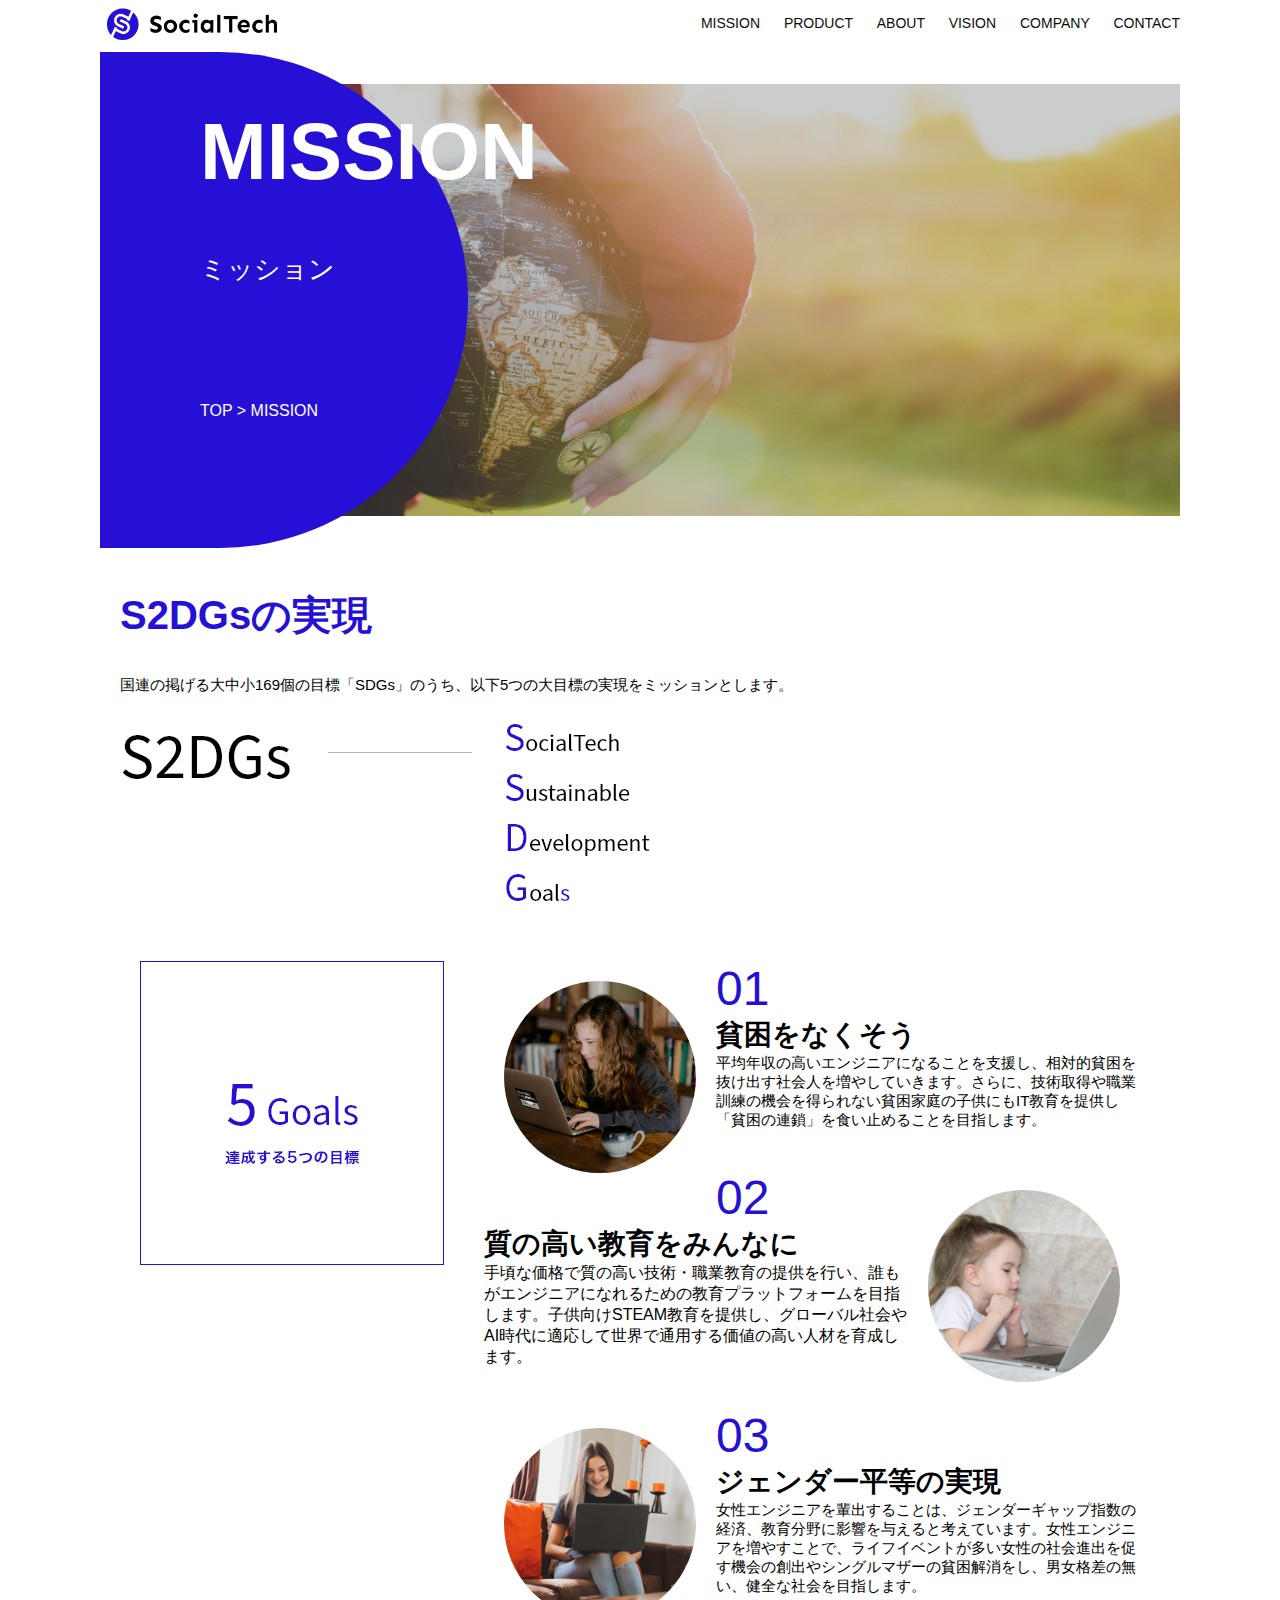
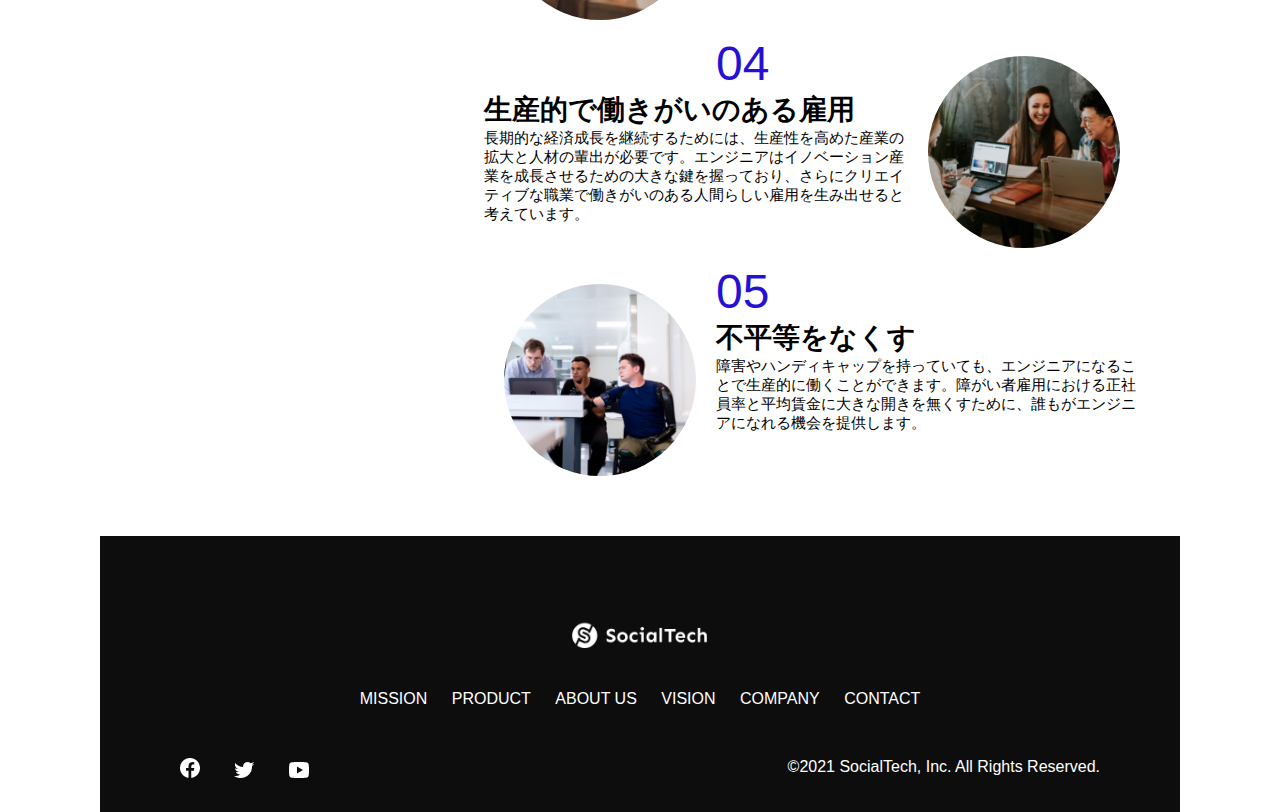
<file: kadai_005/mission.html>
<!DOCTYPE html>
<html>
  <head>
    <title>SocialTeck - MISSION ミッション -</title>
    <meta charset="UTF-8">
    <meta name="description" content="SocialTeckが目指す５つの目標(S2DGs)を紹介します">
    <meta name="viewport" content="width-device-width, initial-scale=1.0">
    <link rel="stylesheet" href="style.css">
  </head>

  <body>
    <header>
      <a href="index.html" id="logo"><img src="images/logo.png" alt="トップページに戻る"></a>

      <!-- PC用ナビゲーション -->
      <nav ID="nav-pc">
        <a href="mission.html">MISSION</a>
        <a href="product.html">PRODUCT</a>
        <a href="index.html#aboutus">ABOUT</a>
        <a href="index.html#vision">VISION</a>
        <a href="index.html#company">COMPANY</a>
        <a href="index.html#contact">CONTACT</a>
      </nav>

      <!-- スマホ用メニューボタン -->
      <img id="menu-sp" src="images/button-menu.png" alt="ナビゲーションを開く" onclick="document.getElementById('nav-sp').style.display = 'none'">

      <!-- スマホ用ナビゲーション -->
      <nav id="nav-sp">
        <img id="close" src="images/button-close.png" alt="ナビゲーションを閉じる" onclick="document.getElementById('nav-sp').style.display = 'none'">
        <a id="logo-sp" href="index.html" onclick="document.getElementById('nav-sp').style.display = 'none'"><img
            src="images/logo-sp.png" alt="トップページに戻る"></a>
        <a class="menu" href="mission.html" onclick="document.getElementById('nav-sp').style.display = 'none'">MISSION</a>
        <a class="menu" href="product.html" onclick="document.getElementById('nav-sp').style.display = 'none'">PRODUCT</a>
        <a class="menu" href="index.html#aboutus" onclick="document.getElementById('nav-sp').style.display = 'none'">ABOUT
          US</a>
        <a class="menu" href="index.html#vision"
          onclick="document.getElementById('nav-sp').style.display = 'none'">VISION</a>
        <a class="menu" href="index.html#company"
          onclick="document.getElementById('nav-sp').style.display = 'none'">COMPANY</a>
        <a class="menu" href="index.html#contact"
          onclick="document.getElementById('nav-sp').style.display = 'none'">CONTACT</a>
        <div id="sns">
          <a href="https://www.facebook.com/sejuku2013"><img src="images/button-facebook.png" alt="Facebookのリンク"></a>
          <a href="https://twitter.com/samuraijuku"><img src="images/button-twitter.png" alt="Twitterのリンク"></a>
          <a href="https://www.youtube.com/channel/UCCFOQO5aDK0xXam4cUQXT8g"><img src="images/button-youtube.png" alt="YouTubeのリンク"></a>
        </div>
      </nav>
    </header>
    <main>
      <article>
        <section id="mission-main">
          <div id="mission-title">
            <h1>MISSION</h1>
            <span>ミッション</span>
            <div>TOP > MISSION</div>
          </div>
        </section>
        <section id="mission-s2dgs">
          <h2 class="mission-h2">S2DGsの実現</h2>
          <p>国連の掲げる大中小169個の目標「SDGs」のうち、以下5つの大目標の実現をミッションとします。</p>
          <img src="images/mission/mission-s2dgs.png" alt="S2DGs">
        </section>
        <section id="mission-5goals">
          <div>
            <img id="s2dgs-image" src="images/mission/mission-5goals.png" alt="5Goals">
          </div>
          <div>
            <div>
              <img class="fivegoals-image-left" src="images/mission/mission-5goals01.png" alt="PCを操作する女の子">
              <span class="fivegoals-number">01</span>
              <h3 class="fivegoals-h3">貧困をなくそう</h3>
              <p class="fivegoals-p">
                平均年収の高いエンジニアになることを支援し、相対的貧困を抜け出す社会人を増やしていきます。さらに、技術取得や職業訓練の機会を得られない貧困家庭の子供にもIT教育を提供し「貧困の連鎖」を食い止めることを目指します。
              </p>
            </div>
            
            <div>
              <img class="fivegoals-image-right" src="images/mission/mission-5goals02.png" alt="PCを見つめる小さい女の子">
              <span class="fivegoals-number">02</span>
              <h3 class="fivegoals-h3">質の高い教育をみんなに</h3>
              <p class="fivegoals-p"></p>
              手頃な価格で質の高い技術・職業教育の提供を行い、誰もがエンジニアになれるための教育プラットフォームを目指します。子供向けSTEAM教育を提供し、グローバル社会やAI時代に適応して世界で通用する価値の高い人材を育成します。
            </div>

            <div>
              <img class="fivegoals-image-left" src="images/mission/mission-5goals03.png" alt="PCを操作する女性">
              <span class="fivegoals-number">03</span>
              <h3 class="fivegoals-h3">ジェンダー平等の実現</h3>
              <p class="fivegoals-p">
                女性エンジニアを輩出することは、ジェンダーギャップ指数の経済、教育分野に影響を与えると考えています。女性エンジニアを増やすことで、ライフイベントが多い女性の社会進出を促す機会の創出やシングルマザーの貧困解消をし、男女格差の無い、健全な社会を目指します。
              </p>
            </div>

            <div>
              <img class="fivegoals-image-right" src="images/mission/mission-5goals04.png" alt="笑顔で話し合う3人の男女">
              <span class="fivegoals-number">04</span>
              <h3 class="fivegoals-h3">生産的で働きがいのある雇用</h3>
              <p class="fivegoals-p">
                長期的な経済成長を継続するためには、生産性を高めた産業の拡大と人材の輩出が必要です。エンジニアはイノベーション産業を成長させるための大きな鍵を握っており、さらにクリエイティブな職業で働きがいのある人間らしい雇用を生み出せると考えています。
              </p>
            </div>

            <div>
              <img class="fivegoals-image-left" src="images/mission/mission-5goals05.png" alt="障害を持つ男性が生き生きと働く様子">
              <span class="fivegoals-number">05</span>
              <h3 class="fivegoals-h3">不平等をなくす</h3>
              <p class="fivegoals-p">
                障害やハンディキャップを持っていても、エンジニアになることで生産的に働くことができます。障がい者雇用における正社員率と平均賃金に大きな開きを無くすために、誰もがエンジニアになれる機会を提供します。
              </p>
            </div>

          </div>
        </section>
      </article>
      <footer>
        <div id="footer-logo">
          <img src="images/logo-sp.png" alt="SocialTeck">
        </div>
        <div id="footer-link">
          <a href="mission.html">MISSION</a>
          <a href="product.html">PRODUCT</a>
          <a href="index.html#aboutus">ABOUT US</a>
          <a href="index.html#vision">VISION</a>
          <a href="index.html#company">COMPANY</a>
          <a href="index.html#contact">CONTACT</a>
        </div>
        <div id="sns-footer">
          <a href="https://www.facebook.com/sejuku2013"><img src="images/button-facebook.png" alt="Facebookのリンク"></a>
          <a href="https://twitter.com/samuraijuku"><img src="images/button-twitter.png" alt="Twitterのリンク"></a>
          <a href="https://www.youtube.com/channel/UCCFOQO5aDK0xXam4cUQXT8g"><img src="images/button-youtube.png" alt="YouTubeのリンク"></a>
          <span id="copyright">&copy;2021 SocialTech, Inc. All Rights Reserved. </span>
        </div>
      </footer>
    </main>
  </body>
</html>
</file>
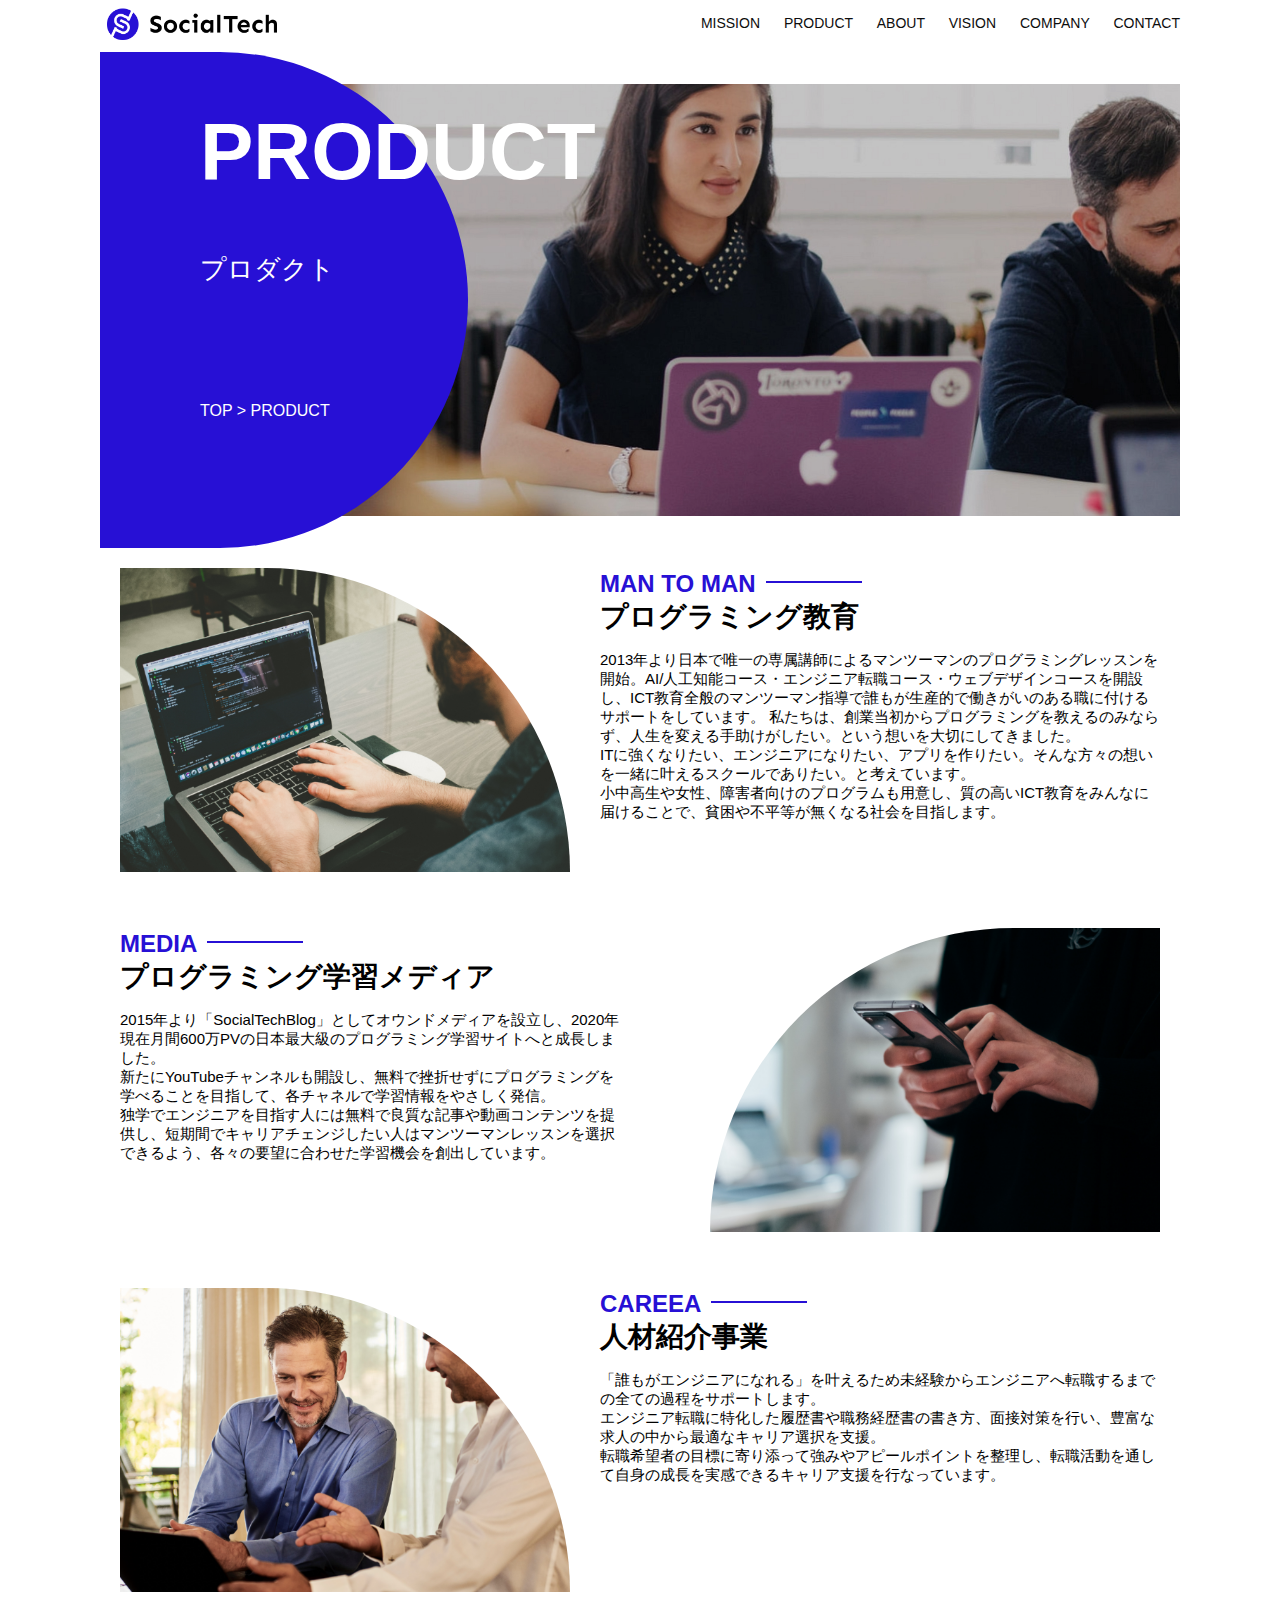
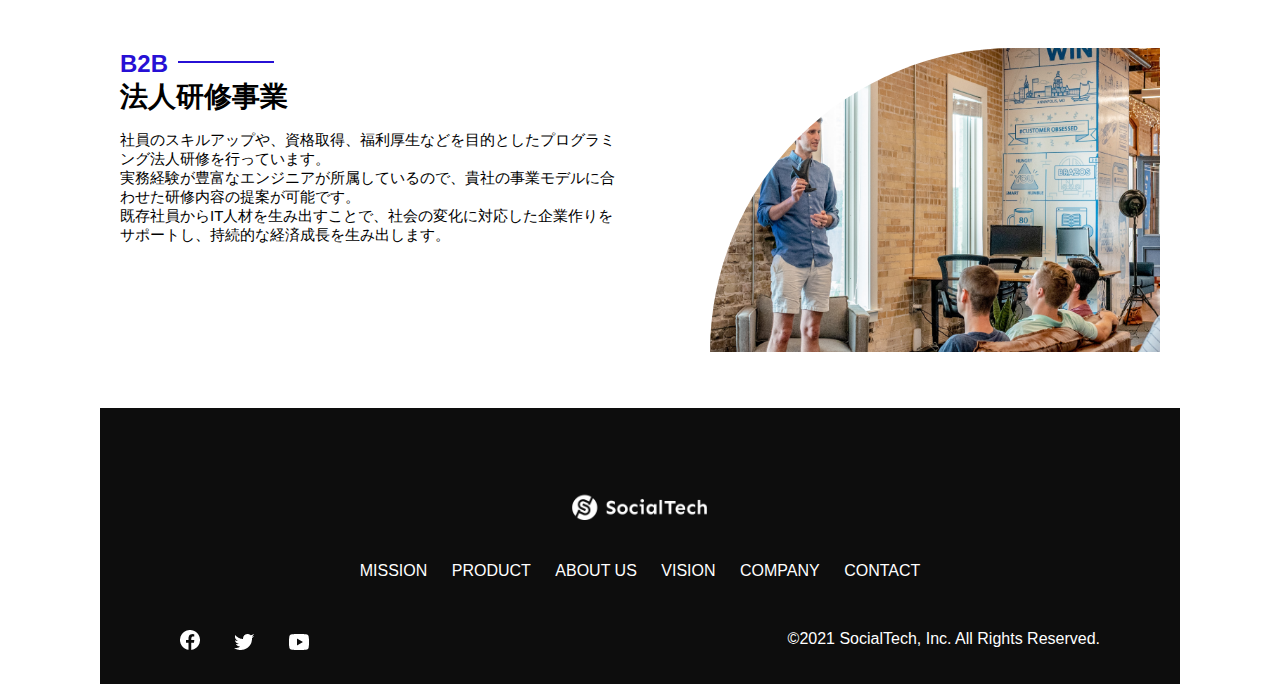
<file: kadai_005/product.html>
<!DOCTYPE html>
<html>
  <head>
    <title>SocialTeck - PRODUCT プロダクト -</title>
    <meta charset="UTF-8">
    <meta name="description" content="SocialTeckの4つのプロダクトを紹介します">
    <meta name="viewport" content="width-device-width, initial-scale=1.0">
    <link rel="stylesheet" href="style.css">
  </head>

  <body>
    <header>
      <a href="index.html" id="logo"><img src="images/logo.png" alt="トップページに戻る"></a>

      <!-- PC用ナビゲーション -->
      <nav ID="nav-pc">
        <a href="mission.html">MISSION</a>
        <a href="product.html">PRODUCT</a>
        <a href="index.html#aboutus">ABOUT</a>
        <a href="index.html#vision">VISION</a>
        <a href="index.html#company">COMPANY</a>
        <a href="index.html#contact">CONTACT</a>
      </nav>

      <!-- スマホ用メニューボタン -->
      <img id="menu-sp" src="images/button-menu.png" alt="ナビゲーションを開く" onclick="document.getElementById('nav-sp').style.display = 'none'">

      <!-- スマホ用ナビゲーション -->
      <nav id="nav-sp">
        <img id="close" src="images/button-close.png" alt="ナビゲーションを閉じる" onclick="document.getElementById('nav-sp').style.display = 'none'">
        <a id="logo-sp" href="index.html" onclick="document.getElementById('nav-sp').style.display = 'none'"><img
            src="images/logo-sp.png" alt="トップページに戻る"></a>
        <a class="menu" href="mission.html" onclick="document.getElementById('nav-sp').style.display = 'none'">MISSION</a>
        <a class="menu" href="product.html" onclick="document.getElementById('nav-sp').style.display = 'none'">PRODUCT</a>
        <a class="menu" href="index.html#aboutus" onclick="document.getElementById('nav-sp').style.display = 'none'">ABOUT
          US</a>
        <a class="menu" href="index.html#vision"
          onclick="document.getElementById('nav-sp').style.display = 'none'">VISION</a>
        <a class="menu" href="index.html#company"
          onclick="document.getElementById('nav-sp').style.display = 'none'">COMPANY</a>
        <a class="menu" href="index.html#contact"
          onclick="document.getElementById('nav-sp').style.display = 'none'">CONTACT</a>
        <div id="sns">
          <a href="https://www.facebook.com/sejuku2013"><img src="images/button-facebook.png" alt="Facebookのリンク"></a>
          <a href="https://twitter.com/samuraijuku"><img src="images/button-twitter.png" alt="Twitterのリンク"></a>
          <a href="https://www.youtube.com/channel/UCCFOQO5aDK0xXam4cUQXT8g"><img src="images/button-youtube.png" alt="YouTubeのリンク"></a>
        </div>
      </nav>
    </header>
    <main>
      <article>
        <section id="product-main">
          <div id="product-title">
            <h1>PRODUCT</h1>
            <span>プロダクト</span>
            <div>TOP > PRODUCT</div>
          </div>
        </section>
        <section class="product-section1">
          <img src="images/product/product-mantoman.png" alt="PCでコードを書く男性">
          <div>
            <h2 class="product-h2">MAN TO MAN</h2>
            <h3 class="product-h3">プログラミング教育</h3>
            <p>
              2013年より日本で唯一の専属講師によるマンツーマンのプログラミングレッスンを開始。AI/人工知能コース・エンジニア転職コース・ウェブデザインコースを開設し、ICT教育全般のマンツーマン指導で誰もが生産的で働きがいのある職に付けるサポートをしています。
              私たちは、創業当初からプログラミングを教えるのみならず、人生を変える手助けがしたい。という想いを大切にしてきました。<br>ITに強くなりたい、エンジニアになりたい、アプリを作りたい。そんな方々の想いを一緒に叶えるスクールでありたい。と考えています。<br>小中高生や女性、障害者向けのプログラムも用意し、質の高いICT教育をみんなに届けることで、貧困や不平等が無くなる社会を目指します。 
            </p>
          </div>
        </section>
        <section class="product-section2">
          <div>
            <h2 class="product-h2">MEDIA</h2>
            <h3 class="product-h3">プログラミング学習メディア</h3>
            <p>
              2015年より「SocialTechBlog」としてオウンドメディアを設立し、2020年現在月間600万PVの日本最大級のプログラミング学習サイトへと成長しました。<br>新たにYouTubeチャンネルも開設し、無料で挫折せずにプログラミングを学べることを目指して、各チャネルで学習情報をやさしく発信。<br>独学でエンジニアを目指す人には無料で良質な記事や動画コンテンツを提供し、短期間でキャリアチェンジしたい人はマンツーマンレッスンを選択できるよう、各々の要望に合わせた学習機会を創出しています。
            </p>
          </div>
          <img src="images/product/product-media.png" alt="スマートフォンを操作する人">
        </section>
        <section class="product-section1">
          <img src="images/product/product-career.png" alt="笑顔で話し合う2人の男性">
          <div>
            <h2 class="product-h2">CAREEA</h2>
            <h3 class="product-h3">人材紹介事業</h3>
            <p>「誰もがエンジニアになれる」を叶えるため未経験からエンジニアへ転職するまでの全ての過程をサポートします。<br>エンジニア転職に特化した履歴書や職務経歴書の書き方、面接対策を行い、豊富な求人の中から最適なキャリア選択を支援。<br>転職希望者の目標に寄り添って強みやアピールポイントを整理し、転職活動を通して自身の成長を実感できるキャリア支援を行なっています。<br></p>
          </div>
        </section>
        <section class="product-section2">
          <div>
            <h2 class="product-h2">B2B</h2>
            <h3 class="product-h3">法人研修事業</h3>
            <p>社員のスキルアップや、資格取得、福利厚生などを目的としたプログラミング法人研修を行っています。<br>実務経験が豊富なエンジニアが所属しているので、貴社の事業モデルに合わせた研修内容の提案が可能です。<br>既存社員からIT人材を生み出すことで、社会の変化に対応した企業作りをサポートし、持続的な経済成長を生み出します。</p>
          </div>
          <img src="images/product/product-b2b.png" alt="講演中の男性とそれを聴く人々">
        </section>
      </article>
      <footer>
        <div id="footer-logo">
          <img src="images/logo-sp.png" alt="SocialTeck">
        </div>
        <div id="footer-link">
          <a href="mission.html">MISSION</a>
          <a href="product.html">PRODUCT</a>
          <a href="index.html#aboutus">ABOUT US</a>
          <a href="index.html#vision">VISION</a>
          <a href="index.html#company">COMPANY</a>
          <a href="index.html#contact">CONTACT</a>
        </div>
        <div id="sns-footer">
          <a href="https://www.facebook.com/sejuku2013"><img src="images/button-facebook.png" alt="Facebookのリンク"></a>
          <a href="https://twitter.com/samuraijuku"><img src="images/button-twitter.png" alt="Twitterのリンク"></a>
          <a href="https://www.youtube.com/channel/UCCFOQO5aDK0xXam4cUQXT8g"><img src="images/button-youtube.png" alt="YouTubeのリンク"></a>
          <span id="copyright">&copy;2021 SocialTech, Inc. All Rights Reserved. </span>
        </div>
      </footer>
    </main>
  </body>
  </html>
</file>
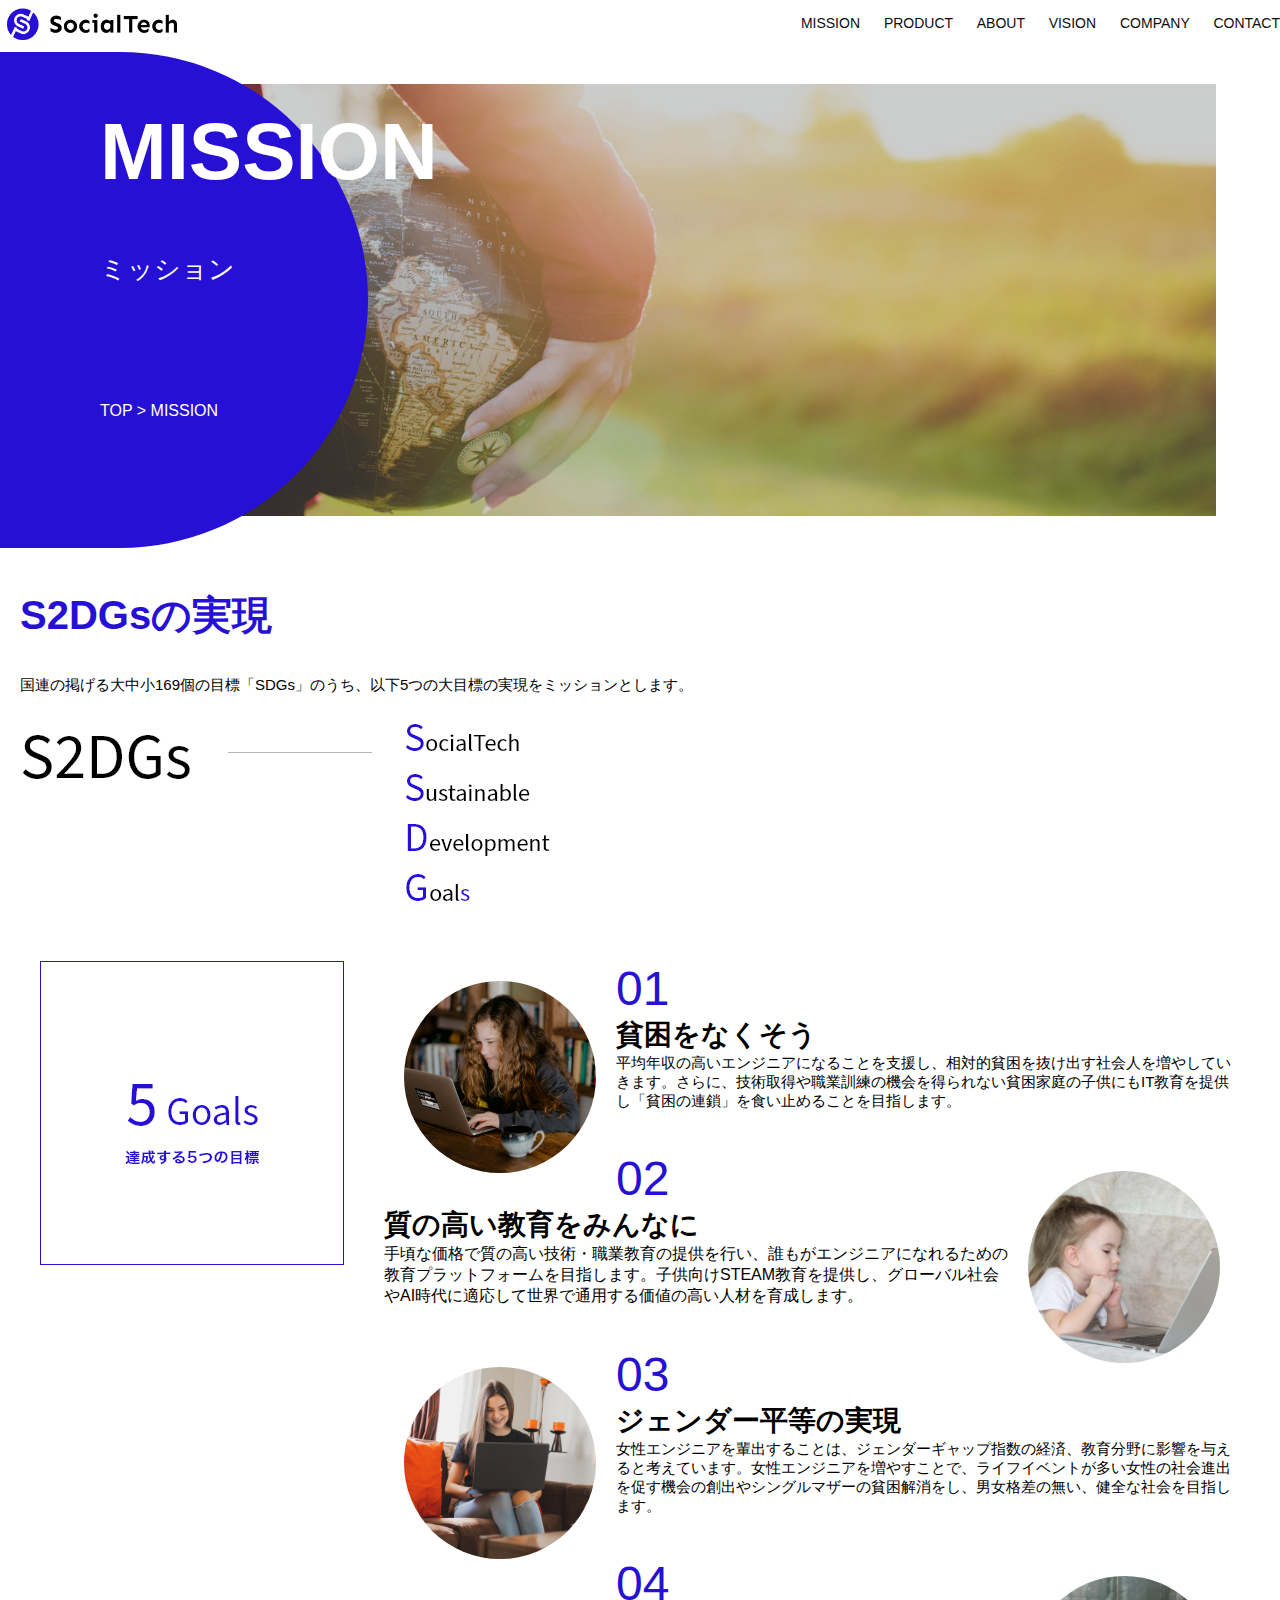
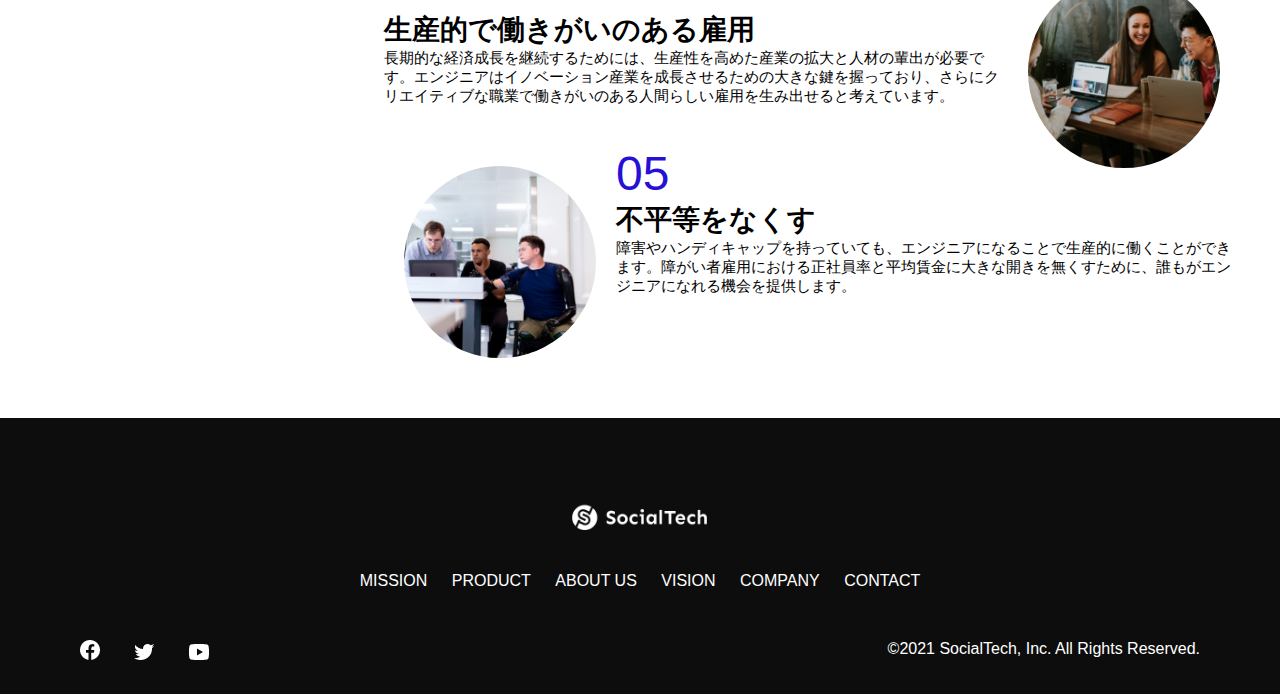
<file: kadai_010/mission.html>
<!DOCTYPE html>
<html>
  <head>
    <title>SocialTeck - MISSION ミッション -</title>
    <meta charset="UTF-8">
    <meta name="description" content="SocialTeckが目指す５つの目標(S2DGs)を紹介します">
    <meta name="viewport" content="width-device-width, initial-scale=1.0">
    <link rel="stylesheet" href="style.css">
  </head>

  <body>
    <header>
      <a href="index.html" id="logo"><img src="images/logo.png" alt="トップページに戻る"></a>

      <!-- PC用ナビゲーション -->
      <nav ID="nav-pc">
        <a href="mission.html">MISSION</a>
        <a href="product.html">PRODUCT</a>
        <a href="index.html#aboutus">ABOUT</a>
        <a href="index.html#vision">VISION</a>
        <a href="index.html#company">COMPANY</a>
        <a href="index.html#contact">CONTACT</a>
      </nav>

      <!-- スマホ用メニューボタン -->
      <img id="menu-sp" src="images/button-menu.png" alt="ナビゲーションを開く" onclick="document.getElementById('nav-sp').style.display = 'block'">
      
      <!-- スマホ用ナビゲーション -->
      <nav id="nav-sp">
        <img id="close" src="images/button-close.png" alt="ナビゲーションを閉じる" onclick="document.getElementById('nav-sp').style.display = 'none'">
        <a id="logo-sp" href="index.html" onclick="document.getElementById('nav-sp').style.display = 'none'"><img
            src="images/logo-sp.png" alt="トップページに戻る"></a>
        <a class="menu" href="mission.html" onclick="document.getElementById('nav-sp').style.display = 'none'">MISSION</a>
        <a class="menu" href="product.html" onclick="document.getElementById('nav-sp').style.display = 'none'">PRODUCT</a>
        <a class="menu" href="index.html#aboutus" onclick="document.getElementById('nav-sp').style.display = 'none'">ABOUT
          US</a>
        <a class="menu" href="index.html#vision"
          onclick="document.getElementById('nav-sp').style.display = 'none'">VISION</a>
        <a class="menu" href="index.html#company"
          onclick="document.getElementById('nav-sp').style.display = 'none'">COMPANY</a>
        <a class="menu" href="index.html#contact"
          onclick="document.getElementById('nav-sp').style.display = 'none'">CONTACT</a>
        <div id="sns">
          <a href="https://www.facebook.com/sejuku2013"><img src="images/button-facebook.png" alt="Facebookのリンク"></a>
          <a href="https://twitter.com/samuraijuku"><img src="images/button-twitter.png" alt="Twitterのリンク"></a>
          <a href="https://www.youtube.com/channel/UCCFOQO5aDK0xXam4cUQXT8g"><img src="images/button-youtube.png" alt="YouTubeのリンク"></a>
        </div>
      </nav>
    </header>
    <main>
      <article>
        <section id="mission-main">
          <div id="mission-title">
            <h1>MISSION</h1>
            <span>ミッション</span>
            <div>TOP > MISSION</div>
          </div>
        </section>
        <section id="mission-s2dgs">
          <h2 class="mission-h2">S2DGsの実現</h2>
          <p>国連の掲げる大中小169個の目標「SDGs」のうち、以下5つの大目標の実現をミッションとします。</p>
          <img src="images/mission/mission-s2dgs.png" alt="S2DGs">
        </section>
        <section id="mission-5goals">
          <div>
            <img id="s2dgs-image" src="images/mission/mission-5goals.png" alt="5Goals">
          </div>
          <div>
            <div>
              <img class="fivegoals-image-left" src="images/mission/mission-5goals01.png" alt="PCを操作する女の子">
              <span class="fivegoals-number">01</span>
              <h3 class="fivegoals-h3">貧困をなくそう</h3>
              <p class="fivegoals-p">
                平均年収の高いエンジニアになることを支援し、相対的貧困を抜け出す社会人を増やしていきます。さらに、技術取得や職業訓練の機会を得られない貧困家庭の子供にもIT教育を提供し「貧困の連鎖」を食い止めることを目指します。
              </p>
            </div>
            
            <div>
              <img class="fivegoals-image-right" src="images/mission/mission-5goals02.png" alt="PCを見つめる小さい女の子">
              <span class="fivegoals-number">02</span>
              <h3 class="fivegoals-h3">質の高い教育をみんなに</h3>
              <p class="fivegoals-p"></p>
              手頃な価格で質の高い技術・職業教育の提供を行い、誰もがエンジニアになれるための教育プラットフォームを目指します。子供向けSTEAM教育を提供し、グローバル社会やAI時代に適応して世界で通用する価値の高い人材を育成します。
            </div>

            <div>
              <img class="fivegoals-image-left" src="images/mission/mission-5goals03.png" alt="PCを操作する女性">
              <span class="fivegoals-number">03</span>
              <h3 class="fivegoals-h3">ジェンダー平等の実現</h3>
              <p class="fivegoals-p">
                女性エンジニアを輩出することは、ジェンダーギャップ指数の経済、教育分野に影響を与えると考えています。女性エンジニアを増やすことで、ライフイベントが多い女性の社会進出を促す機会の創出やシングルマザーの貧困解消をし、男女格差の無い、健全な社会を目指します。
              </p>
            </div>

            <div>
              <img class="fivegoals-image-right" src="images/mission/mission-5goals04.png" alt="笑顔で話し合う3人の男女">
              <span class="fivegoals-number">04</span>
              <h3 class="fivegoals-h3">生産的で働きがいのある雇用</h3>
              <p class="fivegoals-p">
                長期的な経済成長を継続するためには、生産性を高めた産業の拡大と人材の輩出が必要です。エンジニアはイノベーション産業を成長させるための大きな鍵を握っており、さらにクリエイティブな職業で働きがいのある人間らしい雇用を生み出せると考えています。
              </p>
            </div>

            <div>
              <img class="fivegoals-image-left" src="images/mission/mission-5goals05.png" alt="障害を持つ男性が生き生きと働く様子">
              <span class="fivegoals-number">05</span>
              <h3 class="fivegoals-h3">不平等をなくす</h3>
              <p class="fivegoals-p">
                障害やハンディキャップを持っていても、エンジニアになることで生産的に働くことができます。障がい者雇用における正社員率と平均賃金に大きな開きを無くすために、誰もがエンジニアになれる機会を提供します。
              </p>
            </div>

          </div>
        </section>
      </article>
      <footer>
        <div id="footer-logo">
          <img src="images/logo-sp.png" alt="SocialTeck">
        </div>
        <div id="footer-link">
          <a href="mission.html">MISSION</a>
          <a href="product.html">PRODUCT</a>
          <a href="index.html#aboutus">ABOUT US</a>
          <a href="index.html#vision">VISION</a>
          <a href="index.html#company">COMPANY</a>
          <a href="index.html#contact">CONTACT</a>
        </div>
        <div id="sns-footer">
          <a href="https://www.facebook.com/sejuku2013"><img src="images/button-facebook.png" alt="Facebookのリンク"></a>
          <a href="https://twitter.com/samuraijuku"><img src="images/button-twitter.png" alt="Twitterのリンク"></a>
          <a href="https://www.youtube.com/channel/UCCFOQO5aDK0xXam4cUQXT8g"><img src="images/button-youtube.png" alt="YouTubeのリンク"></a>
          <span id="copyright">&copy;2021 SocialTech, Inc. All Rights Reserved. </span>
        </div>
      </footer>
    </main>
  </body>
</html>
</file>
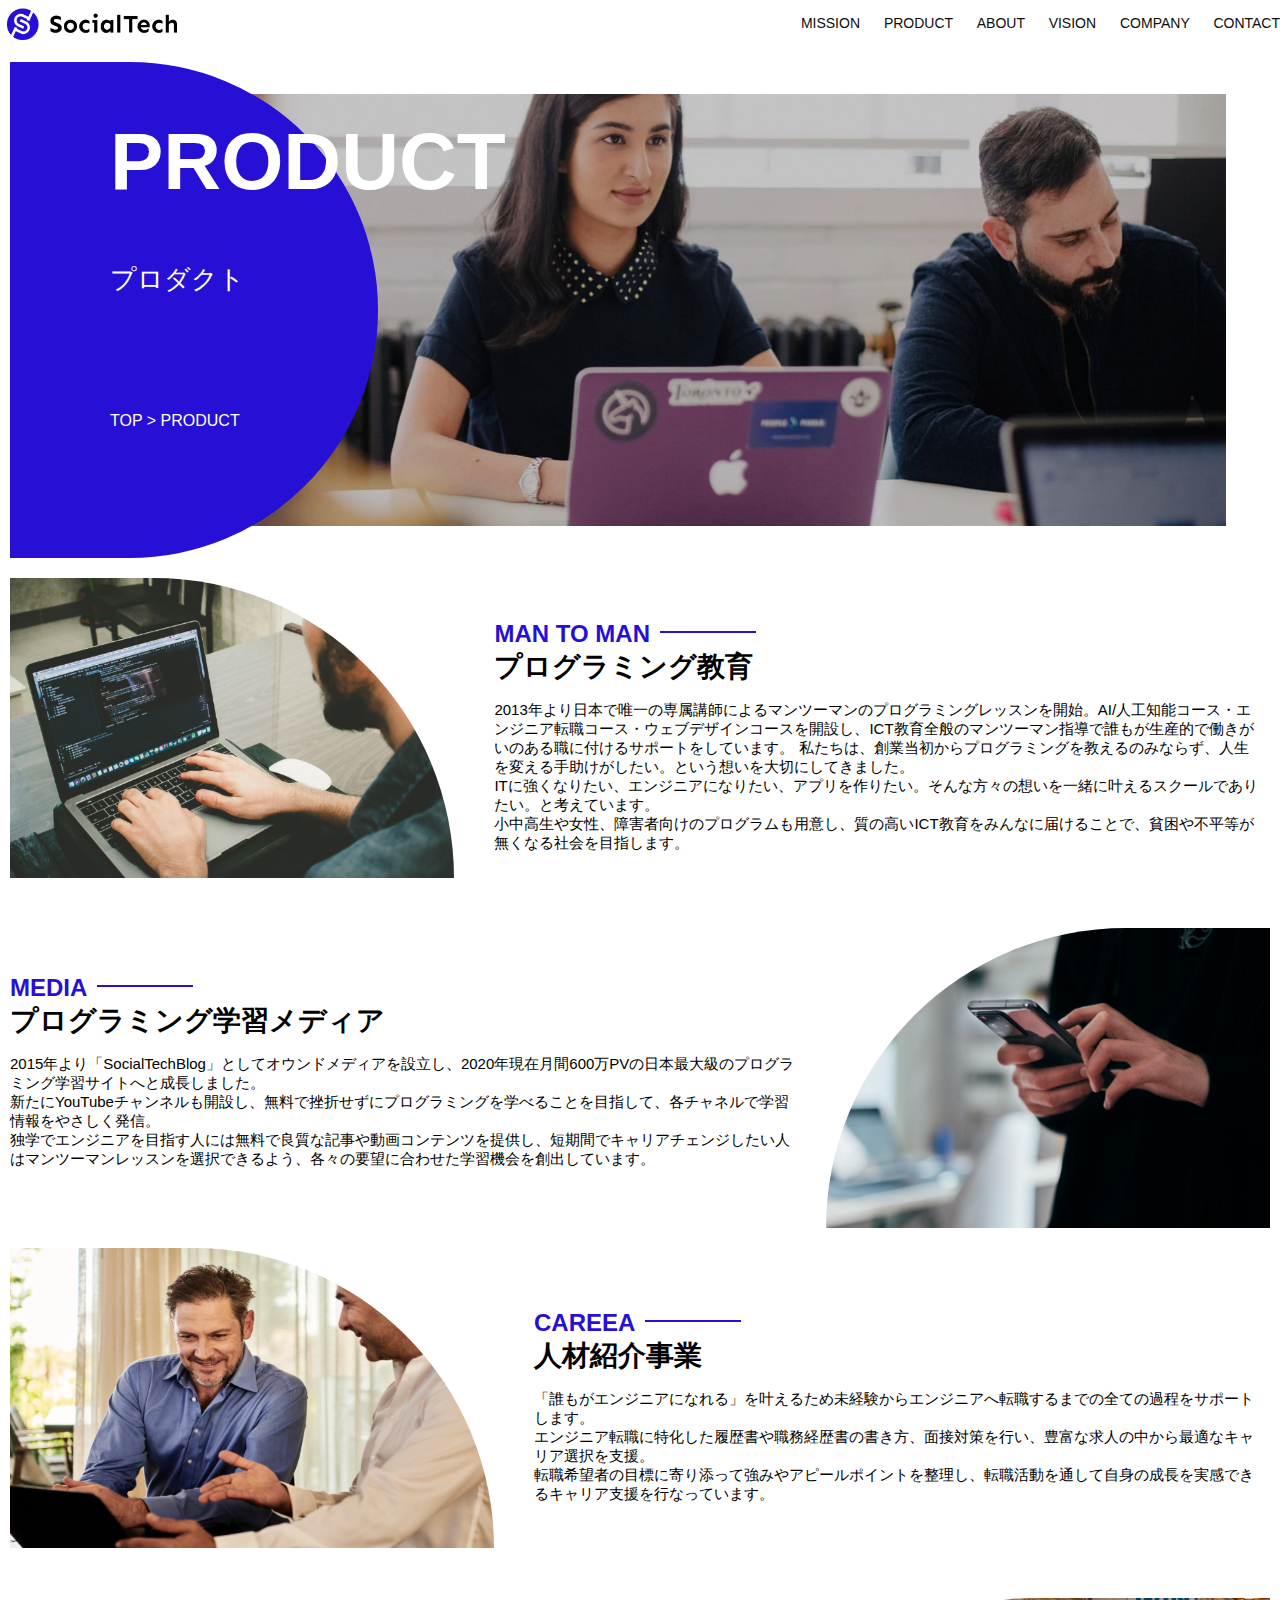
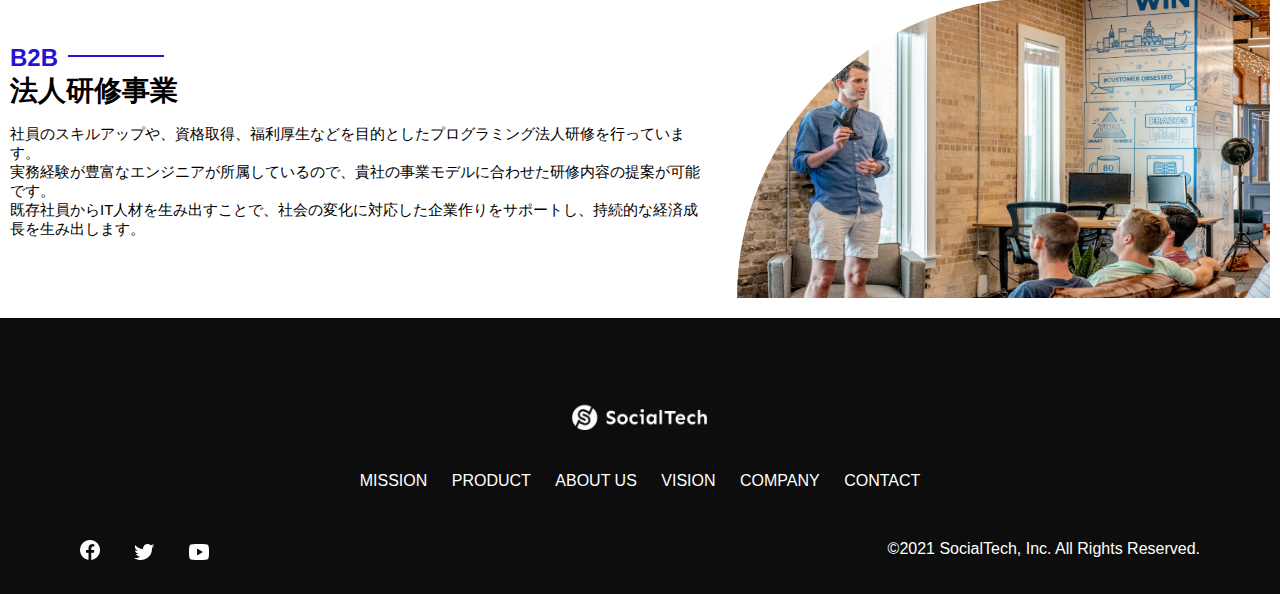
<file: kadai_010/product.html>
<!DOCTYPE html>
<html>
  <head>
    <title>SocialTeck - PRODUCT プロダクト -</title>
    <meta charset="UTF-8">
    <meta name="description" content="SocialTeckの4つのプロダクトを紹介します">
    <meta name="viewport" content="width-device-width, initial-scale=1.0">
    <link rel="stylesheet" href="style.css">
  </head>

  <body>
    <header>
      <a href="index.html" id="logo"><img src="images/logo.png" alt="トップページに戻る"></a>

      <!-- PC用ナビゲーション -->
      <nav ID="nav-pc">
        <a href="mission.html">MISSION</a>
        <a href="product.html">PRODUCT</a>
        <a href="index.html#aboutus">ABOUT</a>
        <a href="index.html#vision">VISION</a>
        <a href="index.html#company">COMPANY</a>
        <a href="index.html#contact">CONTACT</a>
      </nav>

      <!-- スマホ用メニューボタン -->
      <img id="menu-sp" src="images/button-menu.png" alt="ナビゲーションを開く" onclick="document.getElementById('nav-sp').style.display = 'block'">

      <!-- スマホ用ナビゲーション -->
      <nav id="nav-sp">
        <img id="close" src="images/button-close.png" alt="ナビゲーションを閉じる" onclick="document.getElementById('nav-sp').style.display = 'none'">
        <a id="logo-sp" href="index.html" onclick="document.getElementById('nav-sp').style.display = 'none'"><img
            src="images/logo-sp.png" alt="トップページに戻る"></a>
        <a class="menu" href="mission.html" onclick="document.getElementById('nav-sp').style.display = 'none'">MISSION</a>
        <a class="menu" href="product.html" onclick="document.getElementById('nav-sp').style.display = 'none'">PRODUCT</a>
        <a class="menu" href="index.html#aboutus" onclick="document.getElementById('nav-sp').style.display = 'none'">ABOUT
          US</a>
        <a class="menu" href="index.html#vision"
          onclick="document.getElementById('nav-sp').style.display = 'none'">VISION</a>
        <a class="menu" href="index.html#company"
          onclick="document.getElementById('nav-sp').style.display = 'none'">COMPANY</a>
        <a class="menu" href="index.html#contact"
          onclick="document.getElementById('nav-sp').style.display = 'none'">CONTACT</a>
        <div id="sns">
          <a href="https://www.facebook.com/sejuku2013"><img src="images/button-facebook.png" alt="Facebookのリンク"></a>
          <a href="https://twitter.com/samuraijuku"><img src="images/button-twitter.png" alt="Twitterのリンク"></a>
          <a href="https://www.youtube.com/channel/UCCFOQO5aDK0xXam4cUQXT8g"><img src="images/button-youtube.png" alt="YouTubeのリンク"></a>
        </div>
      </nav>
    </header>
    <main>
      <article>
        <section id="product-main">
          <div id="product-title">
            <h1>PRODUCT</h1>
            <span>プロダクト</span>
            <div>TOP > PRODUCT</div>
          </div>
        </section>
        <section class="product-section1">
          <img src="images/product/product-mantoman.png" alt="PCでコードを書く男性">
          <div>
            <h2 class="product-h2">MAN TO MAN</h2>
            <h3 class="product-h3">プログラミング教育</h3>
            <p>
              2013年より日本で唯一の専属講師によるマンツーマンのプログラミングレッスンを開始。AI/人工知能コース・エンジニア転職コース・ウェブデザインコースを開設し、ICT教育全般のマンツーマン指導で誰もが生産的で働きがいのある職に付けるサポートをしています。
              私たちは、創業当初からプログラミングを教えるのみならず、人生を変える手助けがしたい。という想いを大切にしてきました。<br>ITに強くなりたい、エンジニアになりたい、アプリを作りたい。そんな方々の想いを一緒に叶えるスクールでありたい。と考えています。<br>小中高生や女性、障害者向けのプログラムも用意し、質の高いICT教育をみんなに届けることで、貧困や不平等が無くなる社会を目指します。 
            </p>
          </div>
        </section>
        <section class="product-section2">
          <div>
            <h2 class="product-h2">MEDIA</h2>
            <h3 class="product-h3">プログラミング学習メディア</h3>
            <p>
              2015年より「SocialTechBlog」としてオウンドメディアを設立し、2020年現在月間600万PVの日本最大級のプログラミング学習サイトへと成長しました。<br>新たにYouTubeチャンネルも開設し、無料で挫折せずにプログラミングを学べることを目指して、各チャネルで学習情報をやさしく発信。<br>独学でエンジニアを目指す人には無料で良質な記事や動画コンテンツを提供し、短期間でキャリアチェンジしたい人はマンツーマンレッスンを選択できるよう、各々の要望に合わせた学習機会を創出しています。
            </p>
          </div>
          <img src="images/product/product-media.png" alt="スマートフォンを操作する人">
        </section>
        <section class="product-section1">
          <img src="images/product/product-career.png" alt="笑顔で話し合う2人の男性">
          <div>
            <h2 class="product-h2">CAREEA</h2>
            <h3 class="product-h3">人材紹介事業</h3>
            <p>「誰もがエンジニアになれる」を叶えるため未経験からエンジニアへ転職するまでの全ての過程をサポートします。<br>エンジニア転職に特化した履歴書や職務経歴書の書き方、面接対策を行い、豊富な求人の中から最適なキャリア選択を支援。<br>転職希望者の目標に寄り添って強みやアピールポイントを整理し、転職活動を通して自身の成長を実感できるキャリア支援を行なっています。<br></p>
          </div>
        </section>
        <section class="product-section2">
          <div>
            <h2 class="product-h2">B2B</h2>
            <h3 class="product-h3">法人研修事業</h3>
            <p>社員のスキルアップや、資格取得、福利厚生などを目的としたプログラミング法人研修を行っています。<br>実務経験が豊富なエンジニアが所属しているので、貴社の事業モデルに合わせた研修内容の提案が可能です。<br>既存社員からIT人材を生み出すことで、社会の変化に対応した企業作りをサポートし、持続的な経済成長を生み出します。</p>
          </div>
          <img src="images/product/product-b2b.png" alt="講演中の男性とそれを聴く人々">
        </section>
      </article>
      <footer>
        <div id="footer-logo">
          <img src="images/logo-sp.png" alt="SocialTeck">
        </div>
        <div id="footer-link">
          <a href="mission.html">MISSION</a>
          <a href="product.html">PRODUCT</a>
          <a href="index.html#aboutus">ABOUT US</a>
          <a href="index.html#vision">VISION</a>
          <a href="index.html#company">COMPANY</a>
          <a href="index.html#contact">CONTACT</a>
        </div>
        <div id="sns-footer">
          <a href="https://www.facebook.com/sejuku2013"><img src="images/button-facebook.png" alt="Facebookのリンク"></a>
          <a href="https://twitter.com/samuraijuku"><img src="images/button-twitter.png" alt="Twitterのリンク"></a>
          <a href="https://www.youtube.com/channel/UCCFOQO5aDK0xXam4cUQXT8g"><img src="images/button-youtube.png" alt="YouTubeのリンク"></a>
          <span id="copyright">&copy;2021 SocialTech, Inc. All Rights Reserved. </span>
        </div>
      </footer>
    </main>
  </body>
  </html>
</file>
<file: kadai_005/style.css>
body {
  font-family: "Source Sans Pro", "Hiragino Kaku Gothic ProN", Meiryo, Arial, sans-serif;
}
p {
  font-size: 15px;
}
@media screen and (min-width: 768px) {
.carousel {
  width: 100%;
}

.carouselImg {
  width: 100%;
}


body {
  max-width: 1080px;
  min-width: 900px;
  margin: 0 auto 0 auto;
}
header {
  display: flex;
  justify-content: space-between;
}
#nav-pc {
  text-align: right;
  font-size: 14px;
  padding-top: 15px;
}
#nav-pc > a {
  text-decoration: none;
  margin-left: 20px;
}
#nav-pc > a:link {
  color: #0d0d0d;
}
#nav-pc > a:visited {
  color: #0d0d0d;
}
#nav-pc > a:hover {
  color: #0d0d0d;
  text-decoration: underline;
}
#nav-pc > a:active {
  color: #0d0d0d;
}
/* スマホ用ナビを非表示にする */
#nav-sp,
#menu-sp {
  display: none;
}

#main-visual {
  position:relative;
  height: 400px;
}
#main-message {
  position:absolute;
  top: 0;
  left: 0;
  background-color: #2710d5;
  color: #ffffff;
  border-radius: 0 0 476px 0;
  max-width: 620px;
  height: 100%;
  width: 100%;
  z-index: 11;
}
#main-message > h1{
  font-size: 60px;
  font-weight: bold;
  margin: 100px 0 0 50px;
}
#main-message > p {
  font-size: 28px;
  margin: 0 0 0 50px;
}
#main-visual > img {
  max-width: 620px;
  border-radius: 476px 0 0 0;
  position: absolute;
  top: 0;
  right: 0;
  z-index: 10;
}
h2 {
  margin-top: 40px;
}
h2::after {
  content: url("images/line.png");
  margin-left: 10px;
}
h3 {
  font-size: 27px;
}
#mission {
  margin: 80px auto;
  width: 100%;
}
#mission-flex {
  width: 100%;
  display:flex;
}
#mission-flex > div {
  width: 50%;
  margin: 20px;
}
#mission-photo {
  width: 100%;
}
#s2dgs {
  margin-top: 50px;
  width: 100%;
}
/* プロダクト */
#product {
  background-color: #fafafa;
  margin: 80px 0;
  padding: 10px 40px 0 40px;
}
/* 外枠 */
#product > div{
  margin-top: 40px;
  display: flex;
}
/* 左側のカラム */
#product-left {
  width: 50%;
  margin-right: 20px;
}
/* 右側のカラム */
#product-right {
  width: 50%;
  margin-left: 20px;
  margin-top: 80px;
}
#product-left > div {
  position: relative;
  height: 480px;
  margin-right: 20px;
}
#product-right > div {
  position: relative;
  height: 480px;
  margin-left: 20px;
}
/* 画像：width100%を指定して親からはみ出さないようにする */
.product-photo {
  width: 100%;
}
.product-explain {
  background-color: #ffffff;
  position: absolute;
  left: 0;
  top: 280px;
  margin: 0 40px;
  padding: 20px;
  box-shadow:5px 5px 10px rgba(0,0,0,0.05);
}
.product-explain > span {
  color: #2710d5;
  font-weight: bold;
  font-size: 16px;
  margin: 0;
}
.product-explain > h3 {
  font-size: 20px;
  margin: 5px 0;
}
.product-explain > p {
  font-size: 14px;
  margin:0;
}
#product-more {
  margin: 0 auto -42px auto;
}
#aboutus {
  margin: 80px auto;
}
#aboutus > div {
  display:flex;
}
.culture-img {
  width: 100%;
  align-self: flex-start;
}
.culture-img2 {
  margin-top: 50px;
  width: 100%;
}
.culture-table {
  max-width: 500px;
  margin-right: 50px;
}
.culture-num {
  font-size: 80px;
  color: #2710d5;
  margin-right: 20px;
}
.culture-en {
  color: #2710d5;
  font-weight: bold;
  font-size: 24px;
  display:block;
}
.culture-jp {
  font-size: 28px;
  font-weight: bold;
}
.culture-description {
  margin: 0;
}
#vision {
  margin: 80px auto 80px auto;
}
#vision > div {
  width:100%;
  display: flex;
  justify-content: space-between;
  flex-wrap: wrap;
}
.vision-box {
  width: 300px;
  height: 300px;
  margin-bottom: 30px;
  position:relative;
}
.vision-box > img {
  width: 100%;
  height: auto;
  position: absolute;
  top: 0;
  left: 0;
  z-index: 30;
}
.vision-box > span {
  position: absolute;
  top: 0;
  left: 0;
  z-index : 31;
  margin-right: 20px;
}
.vision-box > span > h4 {
  color: #2710d5;
  font-size: 19px;
  margin: 80px 0 0 0;
}
.vision-box > span > h4::first-letter {
  font-size: 40px;
}
.vision-box > span >h5 {
  font-size: 20px;
  margin: 0;
}
.vision-box > span> p {
  margin-top: 10px;
}
#company {
  margin: 80px auto;
}
#company-table {
  width: 100%;
}
.tableheader {
  text-align: left;
  padding: 20px;
  border-bottom-color: #2710d5;
  border-bottom-width: 1px;
  border-bottom-style: solid;
  width: 100px;
}
.tableheader-first {
  text-align: left;
  padding: 20px;
  border-bottom-color: #2710d5;
  border-bottom-width: 1px;
  border-bottom-style: solid;
  width: 100px;
  border-top-color: #2710d5;
  border-top-width: 1px;
  border-top-style: solid;
}
.cell {
  padding:30px;
  border-bottom-color: #ececec;
  border-bottom-width: 1px;
  border-bottom-style: solid;
}
.cell-first {
  padding:30px;
  border-bottom-color: #ececec;
  border-bottom-width: 1px;
  border-bottom-style: solid;
  border-top-color: #ececec;
  border-top-width: 1px;
  border-top-style: solid;
}
#company > iframe {
  width: 100%;
  height: 368px;
  margin-top: 40px;
}
#contact {
  margin: 80px auto;
}
#contact > form > div {
  display: flex;
  flex-direction: row;
  flex-wrap: wrap;
  padding-bottom: 30px;
} 
.contact-heading {
  width: 240px;
  align-self: center;
}
.contact-label {
  font-weight : bold;
}
.contact-span {
  color: #ce2222;
  margin-left: 20px;
  font-weight: bold;
}
.contact-textbox {
  border-top: 0;
  border-left: 0;
  border-right: 0;
  border-bottom-width: 1px;
  border-bottom-color: #707070;
  border-bottom-style: solid;
  background-color: #fafafa;
  width: 400px;
  height: 56px;
}
.contact-textarea {
  border-top: 0;
  border-left: 0;
  border-right: 0;
  border-bottom-width: 1px;
  border-bottom-color:#707070;
  border-bottom-style: solid;
  background-color: #fafafa;
  width: 400px;
  height: 200px;
}
details {
  width: 700px;
}
details > div {
  background-color: #fafafa;
  padding: 20px;
}
details > div > span {
  font-weight: bold;
}
footer {
  background-color: #0d0d0d;
  text-align: center;
  padding: 80px 80px 30px 80px;
}
#footer-logo {
  margin-bottom: 30px;
}
#footer-link {
  margin-bottom: 50px;
}
#footer-link > a {
  text-decoration: none;
  margin: 10px;
}
#footer-link > a:link {
  color: #ffffff;
} 
#footer-link > a:visited {
  color: #ffffff;
}
#footer-link > a:hover {
  color: #ffffff;
  text-decoration: underline;
}
#footer-link > a:active {
  color: #ffffff;
}
#sns-footer {
  text-align: left;
  width: 100%;
}
#sns-footer > a {
  margin-right: 30px;
}
#copyright {
  color: #ffffff;
  float: right;
}
#mission-main {
  height: 496px;
  width: 100%;
  background-image: url("images/mission/mission-main.png");
  background-repeat : no-repeat;
  background-position-y: center;
}
#mission-title {
  background-color: #2710d5;
  width: 368px;
  color: #ffffff;
  height: 496px;
  border-radius: 0 248px 248px 0;
  position: relative;
}
#mission-title > h1 {
  position : absolute;
  top: 0;
  left: 100px;
  font-size: 80px;
}
#mission-title > span {
  position: absolute;
  top: 200px;
  left: 100px;
  font-size: 26px;
}
#mission-title > div {
  position: absolute;
  top: 350px;
  left: 100px;
  font-size: 16px;
}
#mission-s2dgs {
  width: 100%;
  margin: 20px;
}
.mission-h2 {
  color: #2710d5;
  font-size: 40px;
}
.mission-h2::after {
  content: none;
}
#mission-5goals {
  margin: 20px;
  display: flex;
}

#mission-5goals > div {
  flex-grow: 1;
  padding: 20px;
}
#mission-5goals > div > div {
  margin-bottom: 40px;
}
.fivegoals-image-right {
  float: right;
  margin: 20px;
}
.fivegoals-image-left {
  float: left;
  margin: 20px;
}
.fivegoals-number {
  color: #2710d5;
  font-size: 48px;
  margin: 0;
}
.fivegoals-h3 {
  font-size: 28px;
  margin: 0;
}
.fivegoals-p {
  margin: 0;
}
/* プロダクトのページ */
#product-main {
  height: 496px;
  width: 100%;
  background-image: url("images/product/product-main.png");
  background-repeat: no-repeat;
  background-position-y: center;
}
#product-title {
  background-color: #2710d5;
  width: 368px;
  color: #ffffff;
  height: 496px;
  border-radius: 0 248px 248px 0;
  position: relative;
}
#product-title > h1 {
  position: absolute;
  top: 0;
  left: 100px;
  font-size: 80px;
}
#product-title > span {
  position: absolute;
  top: 200px;
  left: 100px;
  font-size: 26px;
}
#product-title > div {
  position: absolute;
  top: 350px;
  left: 100px;
  font-size: 16px;
}
.product-section1 {
  position: relative;
  margin: 20px;
  height: 340px;
}
.product-section1 > img {
  position: absolute;
  top: 0;
  left: 0;
  width: 450px;
  margin: 0 40px 30px 0;
  border-radius: 0 432px 0 0;
}
.product-section1 > div {
  position: absolute;
  top: 0;
  left: 480px;
}
.product-section2 {
  position: relative;
  margin: 20px;
  height: 340px;
}
.product-section2 > img {
  position: absolute;
  top: 0;
  right: 0;
  width: 450px;
  margin: 0 0 30px 40px;
  border-radius: 432px 0 0 0;
}
.product-section2 > div {
  width: 500px;
  position: absolute;
  top: 0;
  left: 0;
}
.product-h2 {
  color: #2710d5;
  font-size: 24px;
  margin: 0;
}
.product-h3 {
  font-size: 28px;
  margin: 0;
}


}
/* ★★スマホ用のスタイル */
@media screen and (max-width: 767px) {
  .carousel {
    width: 100%;
  }
  .carouselImg {
    width: 95%;
    margin: 0 auto;
  }

  body {
    margin: 0;
  }
  /* PC用ナビ非表示 */
  #nav-pc {
    display: none;
  }
  /* ハンバーガーメニュー */
  #menu-sp {
    position: absolute;
    top: 0;
    right: 0;
  }
  #nav-sp {
    background-color: #2710d5;
    position: absolute;
    top: 0;
    left: 0;
    width: 100%;
    height: 100%;
    display: none;
    z-index: 100;
  }
  #close {
    position: absolute;
    top: 20px;
    right: 20px;
  }
  #logo-sp {
    margin: 80px 0 30px 20px;
  }
  #nav-sp > a {
    display: block;
  }
  #nav-sp > a:link {
    color:#ffffff;
  }
  #nav-sp > a:visited {
    color: #ffffff;
  }
  #nav-sp > a:hover {
    color: #ffffff;
    text-decoration: underline;
  }
  #nav-sp > a:active {
    color: #ffffff;
  }
  #nav-sp > .menu {
    text-decoration: none;
    display: block;
    margin: 0 20px 0 20px;
    height: 44px;
    font-size: 16px;
    background-image: url("images/arrow.png");
    background-repeat: no-repeat;
    background-position: right top;
  }
  #sns {
    position: absolute;
    bottom: 20px;
    left: 20px;
  }
  #sns > a {
    margin-right: 30px;
  }
  #main-visual {
    position: relative;
    height: 470px;
    width: 100%;
    overflow: hidden;
  }
  #main-visual > div {
    position: absolute;
    top: 0;
    left: 0;
    background-color: #2710d5;
    color: white;
    border-radius: 0 0 476px 0;
    text-align: center;
    height: 280px;
    width: 100%;
    z-index: 11;
  }
  #main-visual > div > h1 {
    font-size: 28px;
    margin-top: 90px;
  }
  #main-visual > div > p {
    margin: 0;
  }
   
  #main-visual > img {
     width: 100%;
     border-radius: 476px 0 0 0;
     z-index: 10;
     position: absolute;
     bottom: 0;
     right: 0;
  }
  h2::after {
    content: url("images/line.png");
    margin-left: 10px;
  }
  h3 {
    font-size: 24px;
    margin: 10px 0 0 0;
  }
  #mission {
    margin: 20px;
  }
  #mission-photo {
    width: 100%;
  }
  #s2dgs {
    width: 100%;
  }
  #product {
    background-color: #fafafa;
    padding-top: 10px;
  }
  #product h2 {
    margin-left: 20px;
  }
  #product-left,#product-right {
    margin-right: 20px;
    margin-left: 20px;
  }
  /* 画像＋説明の枠 */
  #product-left > div,
  #product-right > div {
    position: relative;
    height: 540px;
  }
  /* 説明文の枠 */
  .product-explain {
    background-color: #ffffff;
    position: absolute;
    left: 0;
    bottom: 10%;
    padding: 20px;
    box-shadow: 5px 5px 10px rgba(0,0,0,0.05);
    max-height: 75%;
  }
  .product-explain > span {
    color: #2710d5;
    font-weight: bold;
    font-size: 16px;
    margin: 0px;
  }
  .product-explain > h3 {
    margin: 10px 0 10px 0;
  }
  .product-photo {
    width: 100%;
    max-height: 100%;
  }
  #product-more > img {
    margin: 0 0 -42px 20px;
  }
  #aboutus {
    margin: 80px 20px 80px 20px;
  }

  #aboutus > div {
    display: flex;
    flex-direction: column;
  }
  
 

  .culture-table {
    width: 100%;
    order: 2;
  }
  .culture-img {
    width: 100%;
    order: 1;
  }

  .culture-img2 {
    width: 100%;
  }
  /* 番号 */
  .culture-num {
    font-size: 60px;
    color: #2710d5;
  }
  /* 英語の見出し */
  .culture-en {
    color: #2710d5;
    font-weight: bold;
    font-size: 24px;
    display: block;
  }
  /* 日本語の見出し */
  .culture-jp {
    display: block;
  }
  /* 説明文 */
  .culture-description {
    margin: 0;
  }
  #vision {
    margin: 80px 20px;
  }
  .vision-box {
    width: 300px;
    height: 300px;
    margin-bottom: 30px;
    position:relative;
  }
  /* 番号の背景画像 */
  .vision-box > img {
    width: 100%;
    height: 100%;
    position: absolute;
    top: 0;
    left: 0;
    z-index: 30;
  }
  .vision-box > span {
    position: absolute;
    top: 0;
    left: 0;
    z-index: 31;
    margin-right: 20px;
  }
  .vision-box > span > h4 {
    color: #2710d5;
    font-size: 19px;
    margin: 60px 0 0 0;
  }
  .vision-box > span > h5 {
    font-size: 20px;
    margin: 0;
  }
  .vision-box > span > p {
    margin: 10px;
  }
  #company {
    margin: 0 20px;
  }
  #company > h3 {
    margin-bottom: 20px;
  }
  #company > table {
    width: 100%;
  }
  .tableheader-first {
    text-align: left;
    padding: 20px;
    border-bottom-color: #2710d5;
    border-bottom-width: 1px;
    border-bottom-style: solid;
    border-top-color: #2710d5;
    border-top-width: 1px;
    border-top-style: solid;
    width: 50px;
  }
  .tableheader {
    text-align: left;
    padding: 20px;
    border-bottom-color: #2710d5;
    border-bottom-width: 1px;
    border-bottom-style: solid;
    width: 50px;
  }
  .cell {
    padding: 20px;
    border-bottom-color: #ececec;
    border-bottom-width: 1px;
    border-bottom-style: solid;
  }
  .cell-first {
    padding:20px;
    border-bottom-color: #ececec;
    border-bottom-width: 1px;
    border-bottom-style: solid;
    border-top-color: #ececec;
    border-top-width: 1px;
    border-top-style: solid;
  }
  #company > iframe {
    width: 100%;
    height: 240px;
    margin: 40px 0 0 0;
  }
  #contact {
    margin: 80px 20px 80px 20px;
  }
  #contact > h3 {
    margin-bottom: 20px;
  }
  #contact > form > div {
    margin-bottom: 20px;
  }
  .contact-heading {
    margin-bottom: 20px;
  }
  .contact-label{
    font-weight: bold;
  }
  .contact-span {
    color: #ce2222;
    margin-left: 20px;
    font-weight: bold;
  }
  .contact-textbox {
    height: 56px;
    border-top: 0;
    border-left: 0;
    border-right: 0;
    background-color: #fafafa;
    border-bottom-color: #707070;
    border-bottom-width: 1px;
    border-bottom-style: solid;
    width: 100%;
  }
  .contact-textarea {
    height: 150px;
    border-top: 0;
    border-left: 0;
    border-right: 0;
    background-color: #fafafa;
    width: 100%;
  }
  .radiobutton {
    margin-bottom: 20px;
  }
  /* CSSの改行 */
  .radiobutton + label::after {
    content: "\A";
    white-space: pre;
  }
  footer {
    background-color: #0d0d0d;
    padding: 30px 20px 50px 20px;
  }
  #footer-logo {
    margin-bottom: 30px;
  }
  #footer-link {
    margin-bottom: 50px;
  }
  #footer-link > a {
    text-decoration: none;
    margin: 0 20px 30px 0;
    display:block;
    background-image: url("images/arrow.png");
    background-repeat: no-repeat;
    background-position: right top;
  }
  #footer-link > a:link {
    color: #ffffff;
  }
  #footer-link > a:visited {
    color: #ffffff;
  }
  #footer-link > a:hover {
    color: #ffffff;
    text-decoration: underline;
  }
  #footer-link > a:active {
    color: #ffffff;
  }
  #sns-footer > a {
    margin-right: 30px;
  }
  #copyright {
    font-size: 12px;
    display: block;
    margin-top: 30px;
    color: #ffffff;
  }
  /* ★★スマホ用：ミッションページ */
  #mission-main {
    height: 256px;
    width: 100%;
    background-image: url("images/mission/mission-main.png");
    background-repeat: no-repeat;
    background-position-y: center;
    background-size: auto 208px;
  }
  #mission-title {
    background-color: #2710d5;
    width: 136px;
    color: #ffffff;
    height: 256px;
    border-radius: 0 248px 248px 0;
    position: relative;
  }
  #mission-title > h1 {
    position: absolute;
    top: 0;
    left: 20px;
    font-size: 40px;
  }
  #mission-title > span {
    position: absolute;
    top: 110px;
    left: 20px;
    font-size: 18px;
  }
  #mission-title > div {
    position: absolute;
    top: 180px;
    left: 20px;
    font-size: 13px;
  }
  /* スマホ用ミッション：S2Dgsの設定 */
  #mission-s2dgs {
    margin: 20px;
  }
  .mission-h2 {
    color: #2710d5;
    font-size: 38px;
    margin: 0px;
  }
  .mission-h2::after {
    content: none;
  }
  #mission-s2dgs > img {
    width: 100%;
  }
  /* スマホ用ミッション：5Goal */
  #mission-5goals {
    margin: 20px;
  }
  #mission-5goals > div > div {
    margin-bottom: 40px;
  }
  #s2dgs-image {
    width: 100%;
  }
  .fivegoals-image-right {
    margin: 20px auto;
    display: block;
  }
  .fivegoals-image-left {
    margin: 20px auto;
    display: block;
  }
  .fivegoals-number {
    color: #2710d5;
    font-size: 48px;
    margin: 0;
    }
    .fivegoals-h3 {
     font-size: 28px;
     margin: 0;
    }
    .fivegoals-p {
      margin: 0;
    }
    /* プロダクト */
    #product div {
      margin-bottom: 20px;
    }
    
    #product-main {
      height: 256px;
      width: 100%;
      background-image: url("images/product/product-main.png");
      background-repeat: no-repeat;
      background-position-y: center;
      background-size: auto 208px;
    }
    #product-title {
      background-color: #2710d5;
      width: 136px;
      color: #ffffff;
      height: 256px;
      border-radius: 0 248px 248px 0;
      position: relative;
    }
    #product-title > h1 {
      position: absolute;
      top: 0;
      left: 20px;
      font-size: 40px;
    }
    #product-title > span {
      position: absolute;
      top: 110px;
      left: 20px;
      font-size: 18px;
    }
    #product-title > div {
      position: absolute;
      top: 180px;
      left: 20px;
      font-size: 13px;
    }
    .product-section1 {
      margin: 20px;
    }
    .product-section1 > img {
      width: 100%;
      border-radius: 0 300px 0 0;
    }
    .product-section2 {
      margin: 20px;
      display: flex;
      flex-direction: column;
    }
    .product-section2 > img {
      order: 1;
      width: 100%;
      border-radius: 300px 0 0 0;
    }
    .product-section2 > div {
      order:2 ;
    }
    .product-h2 {
      color: #2710d5;
      font-size: 24px;
      margin: 0;
    }
    .product-h3 {
      font-size: 28px;
      margin: 0;
    }
    .button-more {
      max-width: 80%;
    }
}
</file>
<file: kadai_010/style.css>
body {
  font-family: "Source Sans Pro", "Hiragino Kaku Gothic ProN", Meiryo, Arial, sans-serif;
}
p {
  font-size: 15px;
}
@media screen and (min-width: 768px) {
#prefecture {
  font-size: 18px;
}

.carousel {
  width: 100%;
}

.carouselImg {
  width: 100%;
}


body {
  max-width: 1300px;
  /* min-width: 900px; */
  margin: 0 auto 0 auto;
}
header {
  display: flex;
  justify-content: space-between;
}
#nav-pc {
  text-align: right;
  font-size: 14px;
  padding-top: 15px;
}
#nav-pc > a {
  text-decoration: none;
  margin-left: 20px;
}
#nav-pc > a:link {
  color: #0d0d0d;
}
#nav-pc > a:visited {
  color: #0d0d0d;
}
#nav-pc > a:hover {
  color: #0d0d0d;
  text-decoration: underline;
}
#nav-pc > a:active {
  color: #0d0d0d;
}
/* スマホ用ナビを非表示にする */
#nav-sp,
#menu-sp {
  display: none;
}

#main-visual {
  position:relative;
  height: 400px;
}
#main-message {
  position:absolute;
  top: 0;
  left: 0;
  background-color: #2710d5;
  color: #ffffff;
  border-radius: 0 0 476px 0;
  max-width: 620px;
  height: 100%;
  width: 100%;
  z-index: 11;
}
#main-message > h1{
  font-size: 60px;
  font-weight: bold;
  margin: 100px 0 0 50px;
}
#main-message > p {
  font-size: 28px;
  margin: 0 0 0 50px;
}
#main-visual > img {
  max-width: 620px;
  border-radius: 476px 0 0 0;
  position: absolute;
  top: 0;
  right: 0;
  z-index: 10;
}
h2 {
  margin-top: 40px;
}
h2::after {
  content: url("images/line.png");
  margin-left: 10px;
}
h3 {
  font-size: 27px;
}
#mission {
  margin: 80px auto;
  width: 100%;
}
#mission-flex {
  width: 100%;
  display:flex;
}
#mission-flex > div {
  width: 50%;
  margin: 20px;
}
#mission-photo {
  width: 100%;
}
#s2dgs {
  margin-top: 50px;
  width: 100%;
}
/* プロダクト */
#product {
  background-color: #fafafa;
  margin: 80px 0;
  padding: 10px 40px 0 40px;
}
/* 外枠 */
#product > div{
  margin-top: 40px;
  display: flex;
}
/* 左側のカラム */
#product-left {
  width: 50%;
  margin-right: 20px;
}
/* 右側のカラム */
#product-right {
  width: 50%;
  margin-left: 20px;
  margin-top: 80px;
}
#product-left > div {
  position: relative;
  height: 480px;
  margin-right: 20px;
}
#product-right > div {
  position: relative;
  height: 480px;
  margin-left: 20px;
}
.product-photo {
  width: 100%;
}
.product-explain {
  background-color: #ffffff;
  position: absolute;
  left: 0;
  top: 280px;
  margin: 0 40px;
  padding: 20px;
  box-shadow:5px 5px 10px rgba(0,0,0,0.05);
}
.product-explain > span {
  color: #2710d5;
  font-weight: bold;
  font-size: 16px;
  margin: 0;
}
.product-explain > h3 {
  font-size: 20px;
  margin: 5px 0;
}
.product-explain > p {
  font-size: 14px;
  margin:0;
}
#product-more {
  margin: 0 auto -42px auto;
}
#aboutus {
  margin: 80px auto;
}
#aboutus > div {
  display:flex;
}
.culture-img {
  width: 100%;
  align-self: flex-start;
}
.culture-img2 {
  margin-top: 50px;
  width: 100%;
}
.culture-table {
  max-width: 500px;
  margin-right: 50px;
}
.culture-num {
  font-size: 80px;
  color: #2710d5;
  margin-right: 20px;
}
.culture-en {
  color: #2710d5;
  font-weight: bold;
  font-size: 24px;
  display:block;
}
.culture-jp {
  font-size: 28px;
  font-weight: bold;
}
.culture-description {
  margin: 0;
}
#vision {
  margin: 80px auto 80px auto;
}
#vision > div {
  width:100%;
  display: flex;
  justify-content: space-between;
  flex-wrap: wrap;
}
.vision-box {
  width: 300px;
  height: 300px;
  margin-bottom: 30px;
  position:relative;
}
.vision-box > img {
  width: 100%;
  height: auto;
  position: absolute;
  top: 0;
  left: 0;
  z-index: 30;
}
.vision-box > span {
  position: absolute;
  top: 0;
  left: 0;
  z-index : 31;
  margin-right: 20px;
}
.vision-box > span > h4 {
  color: #2710d5;
  font-size: 19px;
  margin: 80px 0 0 0;
}
.vision-box > span > h4::first-letter {
  font-size: 40px;
}
.vision-box > span >h5 {
  font-size: 20px;
  margin: 0;
}
.vision-box > span> p {
  margin-top: 10px;
}
#company {
  margin: 80px auto;
}
#company-table {
  width: 100%;
}
.tableheader {
  text-align: left;
  padding: 20px;
  border-bottom-color: #2710d5;
  border-bottom-width: 1px;
  border-bottom-style: solid;
  width: 100px;
}
.tableheader-first {
  text-align: left;
  padding: 20px;
  border-bottom-color: #2710d5;
  border-bottom-width: 1px;
  border-bottom-style: solid;
  width: 100px;
  border-top-color: #2710d5;
  border-top-width: 1px;
  border-top-style: solid;
}
.cell {
  padding:30px;
  border-bottom-color: #ececec;
  border-bottom-width: 1px;
  border-bottom-style: solid;
}
.cell-first {
  padding:30px;
  border-bottom-color: #ececec;
  border-bottom-width: 1px;
  border-bottom-style: solid;
  border-top-color: #ececec;
  border-top-width: 1px;
  border-top-style: solid;
}
#company > iframe {
  width: 100%;
  height: 368px;
  margin-top: 40px;
}
#contact {
  margin: 80px auto;
}
#contact > form > div {
  display: flex;
  flex-direction: row;
  flex-wrap: wrap;
  padding-bottom: 30px;
} 
.contact-heading {
  width: 240px;
  align-self: center;
}
.contact-label {
  font-weight : bold;
}
.contact-span {
  color: #ce2222;
  margin-left: 20px;
  font-weight: bold;
}
.contact-textbox {
  border-top: 0;
  border-left: 0;
  border-right: 0;
  border-bottom-width: 1px;
  border-bottom-color: #707070;
  border-bottom-style: solid;
  background-color: #fafafa;
  width: 400px;
  height: 56px;
}
.contact-textarea {
  border-top: 0;
  border-left: 0;
  border-right: 0;
  border-bottom-width: 1px;
  border-bottom-color:#707070;
  border-bottom-style: solid;
  background-color: #fafafa;
  width: 400px;
  height: 200px;
}
details {
  width: 700px;
}
details > div {
  background-color: #fafafa;
  padding: 20px;
}
details > div > span {
  font-weight: bold;
}
footer {
  background-color: #0d0d0d;
  text-align: center;
  padding: 80px 80px 30px 80px;
}
#footer-logo {
  margin-bottom: 30px;
}
#footer-link {
  margin-bottom: 50px;
}
#footer-link > a {
  text-decoration: none;
  margin: 10px;
}
#footer-link > a:link {
  color: #ffffff;
} 
#footer-link > a:visited {
  color: #ffffff;
}
#footer-link > a:hover {
  color: #ffffff;
  text-decoration: underline;
}
#footer-link > a:active {
  color: #ffffff;
}
#sns-footer {
  text-align: left;
  width: 100%;
}
#sns-footer > a {
  margin-right: 30px;
}
#copyright {
  color: #ffffff;
  float: right;
}
#mission-main {
  height: 496px;
  width: 100%;
  background-image: url("images/mission/mission-main.png");
  background-repeat : no-repeat;
  background-position-y: center;
}
#mission-title {
  background-color: #2710d5;
  width: 368px;
  color: #ffffff;
  height: 496px;
  border-radius: 0 248px 248px 0;
  position: relative;
}
#mission-title > h1 {
  position : absolute;
  top: 0;
  left: 100px;
  font-size: 80px;
}
#mission-title > span {
  position: absolute;
  top: 200px;
  left: 100px;
  font-size: 26px;
}
#mission-title > div {
  position: absolute;
  top: 350px;
  left: 100px;
  font-size: 16px;
}
#mission-s2dgs {
  width: 100%;
  margin: 20px;
}
.mission-h2 {
  color: #2710d5;
  font-size: 40px;
}
.mission-h2::after {
  content: none;
}
#mission-5goals {
  margin: 20px;
  display: flex;
}

#mission-5goals > div {
  flex-grow: 1;
  padding: 20px;
}
#mission-5goals > div > div {
  margin-bottom: 40px;
}
.fivegoals-image-right {
  float: right;
  margin: 20px;
}
.fivegoals-image-left {
  float: left;
  margin: 20px;
}
.fivegoals-number {
  color: #2710d5;
  font-size: 48px;
  margin: 0;
}
.fivegoals-h3 {
  font-size: 28px;
  margin: 0;
}
.fivegoals-p {
  margin: 0;
}
/* プロダクトのページ */
#product-main {
  height: 496px;
  width: 98%;
  background-image: url("images/product/product-main.png");
  background-repeat: no-repeat;
  background-position-y: center;
  margin:10px;
}
#product-title {
  background-color: #2710d5;
  width: 368px;
  color: #ffffff;
  height: 496px;
  border-radius: 0 248px 248px 0;
  position: relative;
}
#product-title > h1 {
  position: absolute;
  top: 0;
  left: 100px;
  font-size: 80px;
}
#product-title > span {
  position: absolute;
  top: 200px;
  left: 100px;
  font-size: 26px;
}
#product-title > div {
  position: absolute;
  top: 350px;
  left: 100px;
  font-size: 16px;
}
.product-section1 {
  margin: 20px 10px;
  width: 100%;
  display: flex;
  align-items: center;
}
.product-section1 > img {
  width: 50%;
  max-height: 300px;
  min-height: 300px;
  margin: 0 40px 30px 0;
  border-radius: 0 432px 0 0;
}
.product-section1 > div {
  width: auto;
  margin-right: 30px;
}

.product-section2 {
  display: flex;
  align-items: center;
  margin: 20px 10px;
}
.product-section2 > img {
  width: 50%;
  max-height: 300px;
  border-radius: 432px 0 0 0;
  
}
.product-section2 > div {
  width: auto;
  margin-right: 30px;
}
.product-h2 {
  color: #2710d5;
  font-size: 24px;
  margin: 0;
}
.product-h3 {
  font-size: 28px;
  margin: 0;
}


}
/* ★★スマホ用のスタイル */
@media screen and (max-width: 767px) {
  .carousel {
    width: 100%;
  }
  .carouselImg {
    width: 95%;
    margin: 0 auto;
  }

  body {
    margin: 0;
  }
  /* PC用ナビ非表示 */
  #nav-pc {
    display: none;
  }
  /* ハンバーガーメニュー */
  #menu-sp {
    position: absolute;
    top: 0;
    right: 0;
  }
  #nav-sp {
    background-color: #2710d5;
    position: absolute;
    top: 0;
    left: 0;
    width: 100%;
    height: 100%;
    display: none;
    z-index: 100;
  }
  #close {
    position: absolute;
    top: 20px;
    right: 20px;
  }
  #logo-sp {
    margin: 80px 0 30px 20px;
  }
  #nav-sp > a {
    display: block;
  }
  #nav-sp > a:link {
    color:#ffffff;
  }
  #nav-sp > a:visited {
    color: #ffffff;
  }
  #nav-sp > a:hover {
    color: #ffffff;
    text-decoration: underline;
  }
  #nav-sp > a:active {
    color: #ffffff;
  }
  #nav-sp > .menu {
    text-decoration: none;
    display: block;
    margin: 0 20px 0 20px;
    height: 44px;
    font-size: 16px;
    background-image: url("images/arrow.png");
    background-repeat: no-repeat;
    background-position: right top;
  }
  #sns {
    position: absolute;
    bottom: 20px;
    left: 20px;
  }
  #sns > a {
    margin-right: 30px;
  }
  #main-visual {
    position: relative;
    height: 470px;
    width: 100%;
    overflow: hidden;
  }
  #main-visual > div {
    position: absolute;
    top: 0;
    left: 0;
    background-color: #2710d5;
    color: white;
    border-radius: 0 0 476px 0;
    text-align: center;
    height: 280px;
    width: 100%;
    z-index: 11;
  }
  #main-visual > div > h1 {
    font-size: 28px;
    margin-top: 90px;
  }
  #main-visual > div > p {
    margin: 0;
  }
   
  #main-visual > img {
     width: 100%;
     border-radius: 476px 0 0 0;
     z-index: 10;
     position: absolute;
     bottom: 0;
     right: 0;
  }
  h2::after {
    content: url("images/line.png");
    margin-left: 10px;
  }
  h3 {
    font-size: 24px;
    margin: 10px 0 0 0;
  }
  #mission {
    margin: 20px;
  }
  #mission-photo {
    width: 100%;
  }
  #s2dgs {
    width: 100%;
  }
  #product {
    background-color: #fafafa;
    padding-top: 10px;
  }
  #product h2 {
    margin-left: 20px;
  }
  #product-left,#product-right {
    margin-right: 20px;
    margin-left: 20px;
  }
  /* 画像＋説明の枠 */
  #product-left > div,
  #product-right > div {
    position: relative;
    height: 540px;
  }
  /* 説明文の枠 */
  .product-explain {
    background-color: #ffffff;
    position: absolute;
    left: 0;
    bottom: 10%;
    padding: 20px;
    box-shadow: 5px 5px 10px rgba(0,0,0,0.05);
    max-height: 75%;
  }
  .product-explain > span {
    color: #2710d5;
    font-weight: bold;
    font-size: 16px;
    margin: 0px;
  }
  .product-explain > h3 {
    margin: 10px 0 10px 0;
  }
  .product-photo {
    width: 100%;
    max-height: 100%;
  }
  #product-more > img {
    margin: 0 0 -42px 20px;
  }
  #aboutus {
    margin: 80px 20px 80px 20px;
  }

  #aboutus > div {
    display: flex;
    flex-direction: column;
  }
  
 

  .culture-table {
    width: 100%;
    order: 2;
  }
  .culture-img {
    width: 100%;
    order: 1;
  }

  .culture-img2 {
    width: 100%;
  }
  /* 番号 */
  .culture-num {
    font-size: 60px;
    color: #2710d5;
  }
  /* 英語の見出し */
  .culture-en {
    color: #2710d5;
    font-weight: bold;
    font-size: 24px;
    display: block;
  }
  /* 日本語の見出し */
  .culture-jp {
    display: block;
  }
  /* 説明文 */
  .culture-description {
    margin: 0;
  }
  #vision {
    margin: 80px 20px;
  }
  .vision-box {
    width: 300px;
    height: 300px;
    margin-bottom: 30px;
    position:relative;
  }
  /* 番号の背景画像 */
  .vision-box > img {
    width: 100%;
    height: 100%;
    position: absolute;
    top: 0;
    left: 0;
    z-index: 30;
  }
  .vision-box > span {
    position: absolute;
    top: 0;
    left: 0;
    z-index: 31;
    margin-right: 20px;
  }
  .vision-box > span > h4 {
    color: #2710d5;
    font-size: 19px;
    margin: 60px 0 0 0;
  }
  .vision-box > span > h5 {
    font-size: 20px;
    margin: 0;
  }
  .vision-box > span > p {
    margin: 10px;
  }
  #company {
    margin: 0 20px;
  }
  #company > h3 {
    margin-bottom: 20px;
  }
  #company > table {
    width: 100%;
  }
  .tableheader-first {
    text-align: left;
    padding: 20px;
    border-bottom-color: #2710d5;
    border-bottom-width: 1px;
    border-bottom-style: solid;
    border-top-color: #2710d5;
    border-top-width: 1px;
    border-top-style: solid;
    width: 50px;
  }
  .tableheader {
    text-align: left;
    padding: 20px;
    border-bottom-color: #2710d5;
    border-bottom-width: 1px;
    border-bottom-style: solid;
    width: 50px;
  }
  .cell {
    padding: 20px;
    border-bottom-color: #ececec;
    border-bottom-width: 1px;
    border-bottom-style: solid;
  }
  .cell-first {
    padding:20px;
    border-bottom-color: #ececec;
    border-bottom-width: 1px;
    border-bottom-style: solid;
    border-top-color: #ececec;
    border-top-width: 1px;
    border-top-style: solid;
  }
  #company > iframe {
    width: 100%;
    height: 240px;
    margin: 40px 0 0 0;
  }
  #contact {
    margin: 80px 20px 80px 20px;
  }
  #contact > h3 {
    margin-bottom: 20px;
  }
  #contact > form > div {
    margin-bottom: 20px;
  }
  .contact-heading {
    margin-bottom: 20px;
  }
  .contact-label{
    font-weight: bold;
  }
  .contact-span {
    color: #ce2222;
    margin-left: 20px;
    font-weight: bold;
  }
  .contact-textbox {
    height: 56px;
    border-top: 0;
    border-left: 0;
    border-right: 0;
    background-color: #fafafa;
    border-bottom-color: #707070;
    border-bottom-width: 1px;
    border-bottom-style: solid;
    width: 100%;
  }
  .contact-textarea {
    height: 150px;
    border-top: 0;
    border-left: 0;
    border-right: 0;
    background-color: #fafafa;
    width: 100%;
  }
  .radiobutton {
    margin-bottom: 20px;
  }
  /* CSSの改行 */
  .radiobutton + label::after {
    content: "\A";
    white-space: pre;
  }
  footer {
    background-color: #0d0d0d;
    padding: 30px 20px 50px 20px;
  }
  #footer-logo {
    margin-bottom: 30px;
  }
  #footer-link {
    margin-bottom: 50px;
  }
  #footer-link > a {
    text-decoration: none;
    margin: 0 20px 30px 0;
    display:block;
    background-image: url("images/arrow.png");
    background-repeat: no-repeat;
    background-position: right top;
  }
  #footer-link > a:link {
    color: #ffffff;
  }
  #footer-link > a:visited {
    color: #ffffff;
  }
  #footer-link > a:hover {
    color: #ffffff;
    text-decoration: underline;
  }
  #footer-link > a:active {
    color: #ffffff;
  }
  #sns-footer > a {
    margin-right: 30px;
  }
  #copyright {
    font-size: 12px;
    display: block;
    margin-top: 30px;
    color: #ffffff;
  }
  /* ★★スマホ用：ミッションページ */
  #mission-main {
    height: 256px;
    width: 100%;
    background-image: url("images/mission/mission-main.png");
    background-repeat: no-repeat;
    background-position-y: center;
    background-size: auto 208px;
  }
  #mission-title {
    background-color: #2710d5;
    width: 136px;
    color: #ffffff;
    height: 256px;
    border-radius: 0 248px 248px 0;
    position: relative;
  }
  #mission-title > h1 {
    position: absolute;
    top: 0;
    left: 20px;
    font-size: 40px;
  }
  #mission-title > span {
    position: absolute;
    top: 110px;
    left: 20px;
    font-size: 18px;
  }
  #mission-title > div {
    position: absolute;
    top: 180px;
    left: 20px;
    font-size: 13px;
  }
  /* スマホ用ミッション：S2Dgsの設定 */
  #mission-s2dgs {
    margin: 20px;
  }
  .mission-h2 {
    color: #2710d5;
    font-size: 38px;
    margin: 0px;
  }
  .mission-h2::after {
    content: none;
  }
  #mission-s2dgs > img {
    width: 100%;
  }
  /* スマホ用ミッション：5Goal */
  #mission-5goals {
    margin: 20px;
  }
  #mission-5goals > div > div {
    margin-bottom: 40px;
  }
  #s2dgs-image {
    width: 100%;
  }
  .fivegoals-image-right {
    margin: 20px auto;
    display: block;
  }
  .fivegoals-image-left {
    margin: 20px auto;
    display: block;
  }
  .fivegoals-number {
    color: #2710d5;
    font-size: 48px;
    margin: 0;
    }
    .fivegoals-h3 {
     font-size: 28px;
     margin: 0;
    }
    .fivegoals-p {
      margin: 0;
    }
    /* プロダクト */
    #product div {
      margin-bottom: 20px;
    }

    #product-main {
      height: 256px;
      width: 100%;
      background-image: url("images/product/product-main.png");
      background-repeat: no-repeat;
      background-position-y: center;
      background-size: auto 208px;
    }
    #product-title {
      background-color: #2710d5;
      width: 136px;
      color: #ffffff;
      height: 256px;
      border-radius: 0 248px 248px 0;
      position: relative;
    }
    #product-title > h1 {
      position: absolute;
      top: 0;
      left: 20px;
      font-size: 40px;
    }
    #product-title > span {
      position: absolute;
      top: 110px;
      left: 20px;
      font-size: 18px;
    }
    #product-title > div {
      position: absolute;
      top: 180px;
      left: 20px;
      font-size: 13px;
    }
    .product-section1 {
      margin: 20px;
    }
    .product-section1 > img {
      width: 90%;
      max-height: 400px;
      border-radius: 0 300px 0 0;
    }
    .product-section2 {
      margin: 20px;
      display: flex;
      flex-direction: column;
    }
    .product-section2 > img {
      order: 1;
      width: 90%;
      max-height: 400px;
      border-radius: 300px 0 0 0;
    }
    .product-section2 > div {
      order:2 ;
    }
    .product-h2 {
      color: #2710d5;
      font-size: 24px;
      margin: 0;
    }
    .product-h3 {
      font-size: 28px;
      margin: 0;
    }
    .button-more {
      max-width: 80%;
    }
}
</file>
